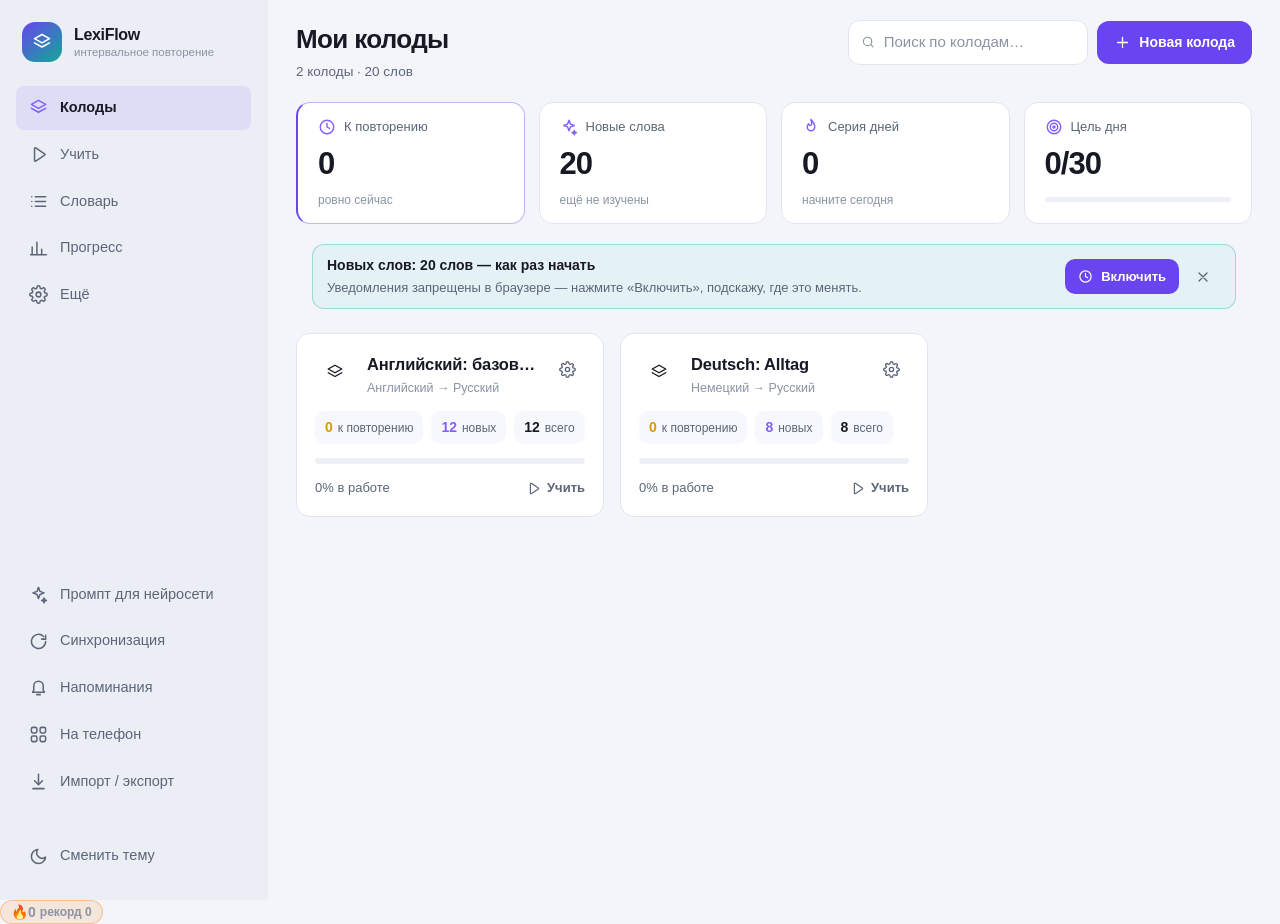
<file: index.html>
<!DOCTYPE html>
<html lang="ru" data-theme="dark">
<head>
<meta charset="utf-8">
<meta name="viewport" content="width=device-width, initial-scale=1, viewport-fit=cover">
<title>LexiFlow — тренажёр иностранных слов</title>

<meta name="description" content="LexiFlow — веб-приложение для изучения иностранных слов: колоды карточек, интервальное повторение, тренировки и тесты, статистика, работа офлайн.">
<meta name="theme-color" content="#0e1016">
<meta name="color-scheme" content="dark light">

<link rel="manifest" href="manifest.webmanifest">
<link rel="icon" href="icons/favicon.svg" type="image/svg+xml">
<link rel="icon" href="icons/icon-192.png" sizes="192x192" type="image/png">
<link rel="apple-touch-icon" href="icons/apple-touch-icon.png">

<meta name="apple-mobile-web-app-capable" content="yes">
<meta name="mobile-web-app-capable" content="yes">
<meta name="apple-mobile-web-app-status-bar-style" content="black-translucent">
<meta name="apple-mobile-web-app-title" content="LexiFlow">
<meta name="application-name" content="LexiFlow">
<meta name="format-detection" content="telephone=no">

<link rel="stylesheet" href="css/style.css">
</head>
<body>

<div id="app">
  <aside class="sidebar" id="sidebar" aria-label="Основная навигация"></aside>
  <main id="main">
    <div class="install-bar" id="install-bar"></div>
    <div id="view" role="main"></div>
  </main>
  <nav class="tabbar" id="tabbar" aria-label="Навигация"></nav>
</div>

<div id="toasts" aria-live="polite" aria-atomic="true"></div>
<div id="modal-root"></div>

<!-- Быстрые настройки: bottom sheet -->
<div id="quick-sheet-root"></div>

<!-- Бейдж стрика (шапка над контентом) -->
<div id="streak-badge-root"></div>

<noscript>
  <div style="padding:40px;text-align:center;font-family:sans-serif">
    Для работы LexiFlow нужен включённый JavaScript.
  </div>
</noscript>

<!-- Ядро -->
<script src="js/util.js"></script>
<script src="js/srs.js"></script>
<script src="js/store.js"></script>
<script src="js/speech.js"></script>
<script src="js/ttsnet.js"></script>
<script src="js/model-tts.js"></script>
<script src="js/qr.js"></script>
<script src="js/sync.js"></script>
<script src="js/notify.js"></script>
<script src="js/streak.js"></script>
<script src="js/quicksettings.js"></script>

<!-- Экраны -->
<script src="js/views/decks.js"></script>
<script src="js/views/browse.js"></script>
<script src="js/views/study.js"></script>
<script src="js/views/stats.js"></script>
<script src="js/views/tools.js"></script>
<script src="js/views/ai.js"></script>
<script src="js/views/sync.js"></script>
<script src="js/views/notify.js"></script>
<script src="js/views/phone.js"></script>

<!-- Приложение -->
<script src="js/app.js"></script>
</body>
</html>
</file>
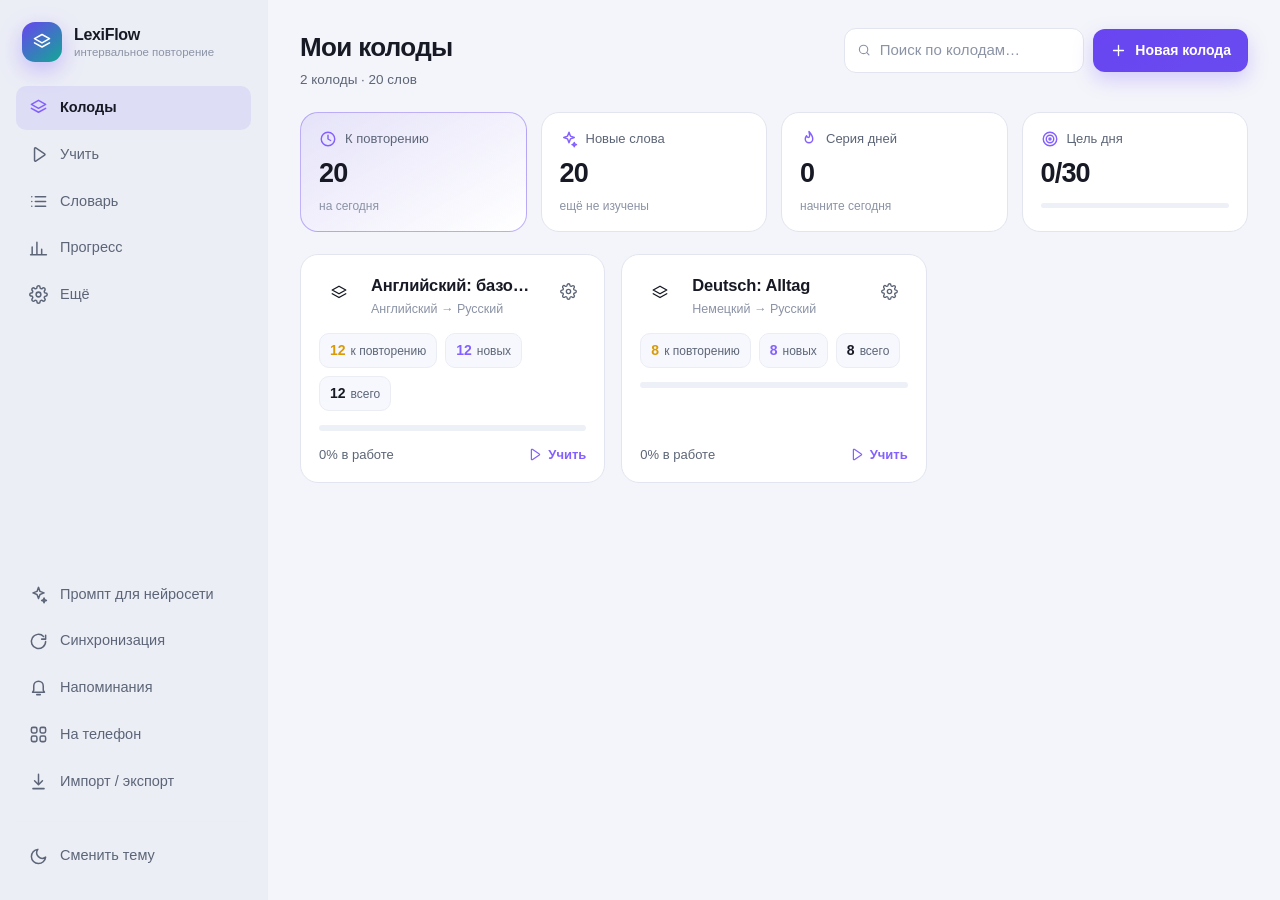
<file: lexiflow-deploy/index.html>
<!DOCTYPE html>
<html lang="ru" data-theme="dark">
<head>
<meta charset="utf-8">
<meta name="viewport" content="width=device-width, initial-scale=1, viewport-fit=cover">
<title>LexiFlow — тренажёр иностранных слов</title>

<meta name="description" content="LexiFlow — веб-приложение для изучения иностранных слов: колоды карточек, интервальное повторение, тренировки и тесты, статистика, работа офлайн.">
<meta name="theme-color" content="#0e1016">
<meta name="color-scheme" content="dark light">

<link rel="manifest" href="manifest.webmanifest">
<link rel="icon" href="icons/favicon.svg" type="image/svg+xml">
<link rel="icon" href="icons/icon-192.png" sizes="192x192" type="image/png">
<link rel="apple-touch-icon" href="icons/apple-touch-icon.png">

<meta name="apple-mobile-web-app-capable" content="yes">
<meta name="mobile-web-app-capable" content="yes">
<meta name="apple-mobile-web-app-status-bar-style" content="black-translucent">
<meta name="apple-mobile-web-app-title" content="LexiFlow">
<meta name="application-name" content="LexiFlow">
<meta name="format-detection" content="telephone=no">

<link rel="stylesheet" href="css/style.css">
</head>
<body>

<div id="app">
  <aside class="sidebar" id="sidebar" aria-label="Основная навигация"></aside>
  <main id="main">
    <div class="install-bar" id="install-bar"></div>
    <div id="view" role="main"></div>
  </main>
  <nav class="tabbar" id="tabbar" aria-label="Навигация"></nav>
</div>

<div id="toasts" aria-live="polite" aria-atomic="true"></div>
<div id="modal-root"></div>

<noscript>
  <div style="padding:40px;text-align:center;font-family:sans-serif">
    Для работы LexiFlow нужен включённый JavaScript.
  </div>
</noscript>

<!-- Ядро -->
<script src="js/util.js"></script>
<script src="js/srs.js"></script>
<script src="js/store.js"></script>
<script src="js/speech.js"></script>
<script src="js/ttsnet.js"></script>
<script src="js/qr.js"></script>
<script src="js/sync.js"></script>
<script src="js/notify.js"></script>

<!-- Экраны -->
<script src="js/views/decks.js"></script>
<script src="js/views/browse.js"></script>
<script src="js/views/study.js"></script>
<script src="js/views/stats.js"></script>
<script src="js/views/tools.js"></script>
<script src="js/views/ai.js"></script>
<script src="js/views/sync.js"></script>
<script src="js/views/notify.js"></script>
<script src="js/views/phone.js"></script>

<!-- Приложение -->
<script src="js/app.js"></script>
</body>
</html>
</file>
<file: css/style.css>
/* ============================================================
   LexiFlow — style.css
   Тёмная и светлая темы, адаптивная вёрстка (сайдбар → таббар).
   ============================================================ */

/* ---------- Токены ---------- */

:root {
  --bg: #0e1016;
  --bg-soft: #131722;
  --panel: #171b26;
  --panel-2: #1c2130;
  --panel-3: #222838;
  --border: #272e3d;
  --border-soft: #1f2532;
  --text: #e9edf6;
  --text-dim: #a3adc0;
  --text-mute: #6f7889;
  --accent: #7c5cff;
  --accent-2: #9b7bff;
  --accent-soft: rgba(124, 92, 255, .16);
  --teal: #2ec5b6;
  --amber: #f0b429;
  --danger: #ff5c72;
  --ok: #3ddc84;
  --shadow-lg: 0 16px 44px rgba(0, 0, 0, .32);
  --shadow: 0 6px 16px rgba(0, 0, 0, .24);
  --shadow-sm: 0 2px 8px rgba(0, 0, 0, .22);
  --sp-1: 4px; --sp-2: 8px; --sp-3: 14px; --sp-4: 20px;
  --radius: 14px;
  --radius-md: 12px;
  --radius-sm: 8px;
  --sidebar-w: 268px;
  --maxw: 1180px;
  --font: "Inter", -apple-system, BlinkMacSystemFont, "Segoe UI", Roboto, "Helvetica Neue", Arial, sans-serif;
  --mono: ui-monospace, SFMono-Regular, "SF Mono", Menlo, Consolas, monospace;
  color-scheme: dark;
}

[data-theme="light"] {
  --bg: #f4f5fa;
  --bg-soft: #eceef6;
  --panel: #ffffff;
  --panel-2: #f7f8fd;
  --panel-3: #eef0f8;
  --border: #e2e5ef;
  --border-soft: #ebedf5;
  --text: #171a24;
  --text-dim: #5c6577;
  --text-mute: #8b93a5;
  --accent: #6845f0;
  --accent-2: #8360ff;
  --accent-soft: rgba(104, 69, 240, .1);
  --teal: #12a894;
  --amber: #d99a08;
  --danger: #e8384f;
  --ok: #16a34a;
  --shadow-lg: 0 24px 60px rgba(28, 33, 56, .16);
  --shadow: 0 10px 28px rgba(28, 33, 56, .1);
  --shadow-sm: 0 2px 8px rgba(28, 33, 56, .07);
  color-scheme: light;
}

/* ---------- База ---------- */

* { box-sizing: border-box; }

html, body { height: 100%; }

body {
  margin: 0;
  font-family: var(--font);
  font-size: 15px;
  line-height: 1.5;
  color: var(--text);
  background: var(--bg);
  -webkit-font-smoothing: antialiased;
  -webkit-tap-highlight-color: transparent;
  overflow-x: hidden;
}

body.is-locked { overflow: hidden; }

h1, h2, h3, h4 { margin: 0; font-weight: 650; letter-spacing: -.01em; }
p { margin: 0; }
a { color: inherit; text-decoration: none; }
button { font: inherit; color: inherit; }
input, textarea, select { font: inherit; }
ul, ol { margin: 0; padding-left: 1.15em; }

.muted { color: var(--text-dim); }
.small { font-size: 13px; }
.hidden { display: none !important; }
.row-gap { display: flex; gap: 8px; flex-wrap: wrap; }
.warn-text { color: var(--amber); font-size: 13px; }
/* Ответ на «почему не приходят уведомления»: заметно, но не красным —
   это объяснение, а не поломка. */
.notice-line {
  display: block;
  margin-top: 4px;
  padding: 8px 10px;
  border-radius: 10px;
  border: 1px solid color-mix(in srgb, var(--teal) 30%, transparent);
  background: color-mix(in srgb, var(--teal) 7%, var(--panel-2));
  font-size: 12.5px;
  line-height: 1.5;
  color: var(--text-dim);
}
.mono { font-family: var(--mono); }

.dot {
  display: inline-block;
  width: 9px; height: 9px;
  border-radius: 50%;
  margin-right: 8px;
  flex: none;
}

.reduce-motion *, .reduce-motion *::before, .reduce-motion *::after {
  animation-duration: .001ms !important;
  transition-duration: .001ms !important;
}

/* ---------- Каркас ---------- */

#app {
  display: grid;
  grid-template-columns: var(--sidebar-w) minmax(0, 1fr);
  min-height: 100dvh;
}

#view { min-width: 0; }

.page {
  max-width: var(--maxw);
  margin: 0 auto;
  padding: var(--sp-4) 28px 56px;
  display: flex;
  flex-direction: column;
  gap: var(--sp-4);
}

.page--narrow { max-width: 880px; }

/* ---------- Бейдж стрика и быстрые настройки ---------- */

.streak-badge {
  display: inline-flex; align-items: center; gap: 6px;
  padding: 5px 12px;
  border-radius: 99px;
  background: var(--panel-2);
  color: var(--text-dim);
  font-size: 13px;
  white-space: nowrap;
}
.streak-badge b { color: var(--amber); font-size: 14px; }
.streak-badge.is-cold b { color: var(--text-mute); }
.streak-badge__best { color: var(--text-mute); font-size: 12px; }

.quick-sheet .modal__head { padding-bottom: 4px; }
.quick-sheet .setting-row__control { display: flex; justify-content: flex-end; }
.quick-sheet__num { width: 86px; text-align: center; }
.quick-sheet__links { display: flex; flex-direction: column; border-top: 1px solid var(--border-soft); }
.quick-sheet__links .menu-item { border-radius: var(--radius-sm); }

/* ---------- Сайдбар ---------- */

.sidebar {
  position: sticky;
  top: 0;
  height: 100dvh;
  display: flex;
  flex-direction: column;
  gap: 18px;
  padding: 22px 16px;
  background: var(--bg-soft);
  border-right: 1px solid var(--border-soft);
}

.brand { display: flex; align-items: center; gap: 12px; padding: 0 6px 6px; }

.brand__logo {
  width: 40px; height: 40px;
  display: grid; place-items: center;
  border-radius: 13px;
  background: linear-gradient(140deg, var(--accent), var(--teal));
  color: #fff;
  box-shadow: none;
}

.brand__text { display: flex; flex-direction: column; line-height: 1.25; }
.brand__text b { font-size: 16px; letter-spacing: -.02em; }
.brand__text span { font-size: 11.5px; color: var(--text-mute); }

.nav { display: flex; flex-direction: column; gap: 3px; }

.nav__item {
  display: flex; align-items: center; gap: 12px;
  padding: 11px 13px;
  border-radius: var(--radius-sm);
  color: var(--text-dim);
  font-size: 14.5px;
  font-weight: 500;
  cursor: pointer;
  border: none;
  background: none;
  width: 100%;
  text-align: left;
  transition: background .16s ease, color .16s ease;
}

.nav__item:hover { background: var(--panel-3); color: var(--text); }

.nav__item.is-active {
  background: var(--accent-soft);
  color: var(--text);
  font-weight: 600;
}

.nav__item.is-active svg { color: var(--accent-2); }

.nav--secondary { margin-top: auto; }
.sidebar__foot { border-top: 1px solid var(--border-soft); padding-top: 12px; }

/* ---------- Таббар (мобильные) ---------- */

.tabbar {
  display: none;
  position: fixed;
  left: 0; right: 0; bottom: 0;
  z-index: 60;
  padding: 8px 6px calc(8px + env(safe-area-inset-bottom));
  background: color-mix(in srgb, var(--bg-soft) 92%, transparent);
  backdrop-filter: blur(14px);
  border-top: 1px solid var(--border-soft);
}

.tab {
  flex: 1;
  display: flex; flex-direction: column; align-items: center; gap: 3px;
  padding: 6px 2px;
  color: var(--text-mute);
  font-size: 10.5px;
  font-weight: 500;
  border-radius: 12px;
}

.tab.is-active { color: var(--accent-2); }
.tab svg { width: 21px; height: 21px; }

/* ---------- Кнопки ---------- */

.btn {
  display: inline-flex; align-items: center; justify-content: center; gap: 8px;
  padding: 10px 16px;
  border-radius: 12px;
  border: 1px solid transparent;
  background: var(--panel-3);
  color: var(--text);
  font-size: 14px;
  font-weight: 550;
  cursor: pointer;
  white-space: nowrap;
  transition: transform .12s ease, background .16s ease, border-color .16s ease, opacity .16s ease;
}

.btn:active { transform: scale(.975); }
.btn--primary { background: var(--accent); color: #fff; box-shadow: none; }
.btn--primary:hover { filter: brightness(1.06); }
.btn--ghost { background: transparent; border-color: var(--border); color: var(--text-dim); }
.btn--ghost:hover { background: var(--panel-3); color: var(--text); }
.btn--danger { background: color-mix(in srgb, var(--danger) 16%, transparent); color: var(--danger); border-color: color-mix(in srgb, var(--danger) 34%, transparent); }
.btn--danger:hover { background: color-mix(in srgb, var(--danger) 24%, transparent); }
.btn--sm { padding: 7px 12px; font-size: 13px; border-radius: 10px; }
.btn--lg { padding: 14px 22px; font-size: 15.5px; border-radius: 14px; }
.btn--wide { width: 100%; }
.btn:disabled { opacity: .45; cursor: not-allowed; }

.icon-btn {
  display: inline-grid; place-items: center;
  width: 36px; height: 36px;
  border-radius: 11px;
  border: 1px solid transparent;
  background: transparent;
  color: var(--text-dim);
  cursor: pointer;
  flex: none;
  transition: background .16s ease, color .16s ease;
}

.icon-btn:hover { background: var(--panel-3); color: var(--text); }
.icon-btn--danger:hover { color: var(--danger); background: color-mix(in srgb, var(--danger) 14%, transparent); }
.icon-btn--round { border-radius: 50%; background: var(--panel-3); width: 34px; height: 34px; }
.icon-btn--sm { width: 28px; height: 28px; border-radius: 9px; }
.icon-btn.is-playing { color: var(--teal); animation: pulse 1s ease infinite; }
.icon-btn:disabled { opacity: .35; cursor: default; }

@keyframes pulse { 50% { transform: scale(1.12); } }

/* ---------- Заголовки страниц ---------- */

.page-head {
  display: flex; align-items: flex-start; justify-content: space-between;
  gap: 18px; flex-wrap: wrap;
}

.page-head__main { display: flex; align-items: flex-start; gap: 10px; }
.page-head__actions { display: flex; gap: 9px; flex-wrap: wrap; align-items: center; }

.page-title {
  font-size: 26px; letter-spacing: -.025em;
  display: flex; align-items: center; gap: 4px;
}

.page-sub { color: var(--text-dim); font-size: 13.5px; margin-top: 3px; }

.search-wrap {
  display: flex; align-items: center; gap: 8px;
  padding: 0 12px;
  background: var(--panel);
  border: 1px solid var(--border);
  border-radius: 12px;
  color: var(--text-mute);
  min-width: 210px;
}

.search-wrap--sm { min-width: 170px; padding: 0 10px; }
.search-wrap--grow { flex: 1; min-width: 200px; }
.search-wrap:focus-within { border-color: var(--accent); box-shadow: 0 0 0 3px var(--accent-soft); }

.input--search { border: none !important; background: none !important; padding: 10px 0 !important; box-shadow: none !important; width: 100%; }

/* ---------- Обзорные карточки ---------- */

.overview { display: grid; grid-template-columns: repeat(4, minmax(0, 1fr)); gap: 14px; }

.ov-card {
  background: var(--panel);
  border: 1px solid var(--border);
  border-radius: var(--radius);
  padding: var(--sp-3) var(--sp-4);
  display: flex; flex-direction: column; gap: 4px;
  position: relative;
  overflow: hidden;
}

.ov-card--accent { border-color: color-mix(in srgb, var(--accent) 40%, transparent); background: var(--panel); border-left: 2px solid var(--accent); }

.ov-card__top { display: flex; align-items: center; gap: 8px; color: var(--text-dim); font-size: 13px; }
.ov-card__top svg { color: var(--accent-2); }
.ov-card__value { font-size: 31px; letter-spacing: -.03em; }
.ov-card__hint { font-size: 12px; color: var(--text-mute); }

/* ---------- Колоды ---------- */

.deck-grid { display: grid; grid-template-columns: repeat(auto-fill, minmax(300px, 1fr)); gap: 16px; }

.deck-tile {
  position: relative;
  background: var(--panel);
  border: 1px solid var(--border);
  border-radius: var(--radius);
  padding: 18px;
  display: flex; flex-direction: column; gap: 14px;
  cursor: pointer;
  overflow: hidden;
  transition: transform .16s ease, border-color .16s ease, box-shadow .16s ease;
}

.deck-tile:hover { border-color: color-mix(in srgb, var(--deck-color) 55%, transparent); }

.deck-tile__glow {
  position: absolute; inset: -40% 55% 55% -20%;
  background: radial-gradient(circle at 30% 30%, var(--deck-color), transparent 68%);
  opacity: 0; filter: blur(24px); pointer-events: none;
}

.deck-tile__head { display: flex; align-items: flex-start; gap: 12px; position: relative; }

.deck-tile__badge {
  width: 40px; height: 40px; flex: none;
  display: grid; place-items: center;
  border-radius: 12px;
  background: color-mix(in srgb, var(--deck-color) 22%, transparent);
  color: var(--deck-color);
}

.deck-tile__meta { flex: 1; min-width: 0; }
.deck-tile__name { font-size: 16.5px; overflow: hidden; text-overflow: ellipsis; white-space: nowrap; }
.deck-tile__langs { font-size: 12.5px; color: var(--text-mute); margin-top: 2px; }
.deck-tile__counts { display: flex; gap: 8px; flex-wrap: wrap; }

.count-pill {
  display: flex; align-items: baseline; gap: 5px;
  padding: 6px 10px;
  border-radius: 10px;
  background: var(--panel-2);
  font-size: 12px; color: var(--text-dim);
}

.count-pill b { font-size: 14px; color: var(--text); }
.count-pill--due b { color: var(--amber); }
.count-pill--new b { color: var(--accent-2); }

.deck-tile__foot { display: flex; align-items: center; justify-content: space-between; margin-top: auto; }
.deck-tile__cta { display: inline-flex; align-items: center; gap: 6px; font-size: 13px; font-weight: 600; color: var(--accent-2); }
.deck-tile__cta--ghost { color: var(--text-dim); }

.progress { height: 6px; border-radius: 99px; background: var(--panel-3); overflow: hidden; }
.progress--sm { height: 5px; margin-top: 6px; }
.progress__bar { height: 100%; border-radius: 99px; background: linear-gradient(90deg, var(--accent), var(--teal)); transition: width .4s ease; }

/* ---------- Панели ---------- */

.panel {
  background: var(--panel);
  border: 1px solid var(--border);
  border-radius: var(--radius);
  overflow: hidden;
}

.panel--wide { padding-bottom: 4px; }

.panel__head {
  display: flex; align-items: center; justify-content: space-between;
  gap: 14px; flex-wrap: wrap;
  padding: 16px 18px;
  border-bottom: 1px solid var(--border-soft);
}

.panel__title { font-size: 15.5px; font-weight: 650; display: flex; align-items: center; gap: 8px; }
.panel__title svg { color: var(--accent-2); }
.panel__tools { display: flex; align-items: center; gap: 9px; flex-wrap: wrap; }
.panel__body { padding: 6px 18px 18px; display: flex; flex-direction: column; gap: 4px; }
.panel__section { padding: 14px 18px; display: flex; flex-direction: column; gap: 10px; border-top: 1px solid var(--border-soft); }
.panel__section--row { flex-direction: row; flex-wrap: wrap; gap: 18px; align-items: center; }
.panel__foot { padding: 16px 18px; display: flex; gap: 10px; flex-wrap: wrap; border-top: 1px solid var(--border-soft); }

/* ---------- Синхронизация: приглашение, QR, сканер ---------- */

/* Ручной режим — второстепенная ветка: свёрнут по умолчанию, тихий вид. */
.sync-manual > summary { cursor: pointer; padding: 2px 0; }
.sync-manual > summary:hover { color: var(--text); }
.sync-manual[open] > summary { margin-bottom: 10px; color: var(--text); }

/* QR-код приглашения: белое поле нужно коду на любой теме. */
.invite-qr {
  display: flex; flex-direction: column; align-items: flex-start; gap: 8px;
  padding: 12px; margin: 4px 0; border-radius: var(--radius-md, 14px);
  background: var(--panel-2, rgba(255, 255, 255, .03)); border: 1px solid var(--border-soft);
}
.invite-qr svg { width: 200px; height: 200px; max-width: 100%; background: #fff; border-radius: 8px; padding: 6px; }

/* Сканер: камера в модальном окне. */
.scan { display: flex; flex-direction: column; gap: 12px; align-items: center; }
.scan-video {
  width: 100%; max-width: 320px; aspect-ratio: 1 / 1; object-fit: cover;
  border-radius: var(--radius-md, 14px); background: #000; border: 1px solid var(--border-soft);
}

/* ---------- Панель действий в колоде ---------- */

.action-bar { display: grid; grid-template-columns: repeat(4, minmax(0, 1fr)); gap: 12px; }

.action-card {
  display: flex; align-items: center; gap: 12px;
  padding: 14px 16px;
  background: var(--panel);
  border: 1px solid var(--border);
  border-radius: var(--radius-md);
  cursor: pointer;
  text-align: left;
  color: var(--text-dim);
  transition: border-color .16s ease, transform .16s ease, background .16s ease;
}

.action-card:hover { border-color: color-mix(in srgb, var(--accent) 45%, transparent); transform: translateY(-2px); background: var(--panel-2); }
.action-card__icon { width: 38px; height: 38px; flex: none; display: grid; place-items: center; border-radius: 11px; background: var(--accent-soft); color: var(--accent-2); }
.action-card__body { display: flex; flex-direction: column; flex: 1; min-width: 0; }
.action-card__body b { color: var(--text); font-size: 14.5px; }
.action-card__body small { color: var(--text-mute); font-size: 12px; }
.action-card > svg { color: var(--text-mute); flex: none; }

.stat-row { display: flex; gap: 10px; flex-wrap: wrap; }

.stat-chip {
  display: flex; align-items: baseline; gap: 6px;
  padding: 8px 13px;
  border-radius: 12px;
  background: var(--panel);
  border: 1px solid var(--border);
  font-size: 12.5px; color: var(--text-dim);
}

.stat-chip b { font-size: 16px; color: var(--text); }
.stat-chip--due b { color: var(--amber); }
.stat-chip--new b { color: var(--accent-2); }
.stat-chip--learning b { color: var(--amber); }
.stat-chip--review b { color: var(--teal); }

/* ---------- Чипы ---------- */

.chips { display: flex; gap: 8px; flex-wrap: wrap; }

.chip {
  padding: 7px 13px;
  border-radius: 99px;
  border: 1px solid var(--border);
  background: var(--panel-2);
  color: var(--text-dim);
  font-size: 13px;
  cursor: pointer;
  transition: all .16s ease;
}

.chip:hover { color: var(--text); border-color: var(--text-mute); }
.chip.is-active { background: var(--accent-soft); border-color: color-mix(in srgb, var(--accent) 50%, transparent); color: var(--text); font-weight: 550; }

/* ---------- Список слов ---------- */

.word-list { display: flex; flex-direction: column; }

.word-row {
  display: flex; align-items: center; gap: 14px;
  padding: 13px 18px;
  border-top: 1px solid var(--border-soft);
  transition: background .14s ease;
}

.word-row:hover { background: var(--panel-2); }
.word-row__main { flex: 1; min-width: 0; }
.word-row__top { display: flex; align-items: center; gap: 9px; flex-wrap: wrap; }
.word-row__word { font-size: 15.5px; font-weight: 600; }
.word-row__ipa { font-family: var(--mono); font-size: 12.5px; color: var(--text-mute); }
.word-row__trans { color: var(--text-dim); font-size: 14px; margin-top: 2px; }
.word-row__example { color: var(--text-mute); font-size: 12.5px; font-style: italic; margin-top: 3px; }
.word-row__example-trans { font-style: normal; opacity: .85; }
.word-row__example-more { font-style: normal; font-size: 11px; opacity: .7; white-space: nowrap; }
.word-row__side { display: flex; flex-direction: column; align-items: flex-end; gap: 4px; flex: none; }
.word-row__due { font-size: 11.5px; color: var(--text-mute); }
.word-row__actions { display: flex; gap: 2px; flex: none; }

.tag {
  display: inline-flex; align-items: center;
  padding: 3px 9px;
  border-radius: 8px;
  font-size: 11.5px;
  font-weight: 550;
  background: var(--panel-3);
  color: var(--text-dim);
}

.tag--new { background: var(--accent-soft); color: var(--accent-2); }
.tag--learning { background: color-mix(in srgb, var(--amber) 18%, transparent); color: var(--amber); }
.tag--review { background: color-mix(in srgb, var(--teal) 18%, transparent); color: var(--teal); }
.tag--warn { background: color-mix(in srgb, var(--danger) 16%, transparent); color: var(--danger); }
.tag--muted { background: var(--panel-3); color: var(--text-mute); }

/* ---------- Пустое состояние ---------- */

.empty {
  display: flex; flex-direction: column; align-items: center; gap: 10px;
  padding: 52px 24px;
  text-align: center;
}

.empty__icon {
  width: 64px; height: 64px;
  display: grid; place-items: center;
  border-radius: 20px;
  background: var(--accent-soft);
  color: var(--accent-2);
}

.empty__title { font-size: 17px; }
.empty__text { color: var(--text-dim); font-size: 14px; max-width: 420px; }
.empty > .btn, .empty > .row-gap { margin-top: 8px; }

/* ---------- Формы ---------- */

.form { display: flex; flex-direction: column; gap: 14px; }
.form--grid { display: grid; grid-template-columns: repeat(auto-fit, minmax(220px, 1fr)); gap: 14px; }
.form--grid > .muted { grid-column: 1 / -1; }
.form__row { display: grid; grid-template-columns: repeat(auto-fit, minmax(180px, 1fr)); gap: 14px; }
.form__block { display: flex; flex-direction: column; gap: 8px; }

.field { display: flex; flex-direction: column; gap: 6px; }
.field__label { font-size: 12.5px; font-weight: 550; color: var(--text-dim); }
.field__hint { font-size: 11.5px; color: var(--text-mute); }

.input {
  width: 100%;
  padding: 11px 13px;
  border-radius: 12px;
  border: 1px solid var(--border);
  background: var(--panel-2);
  color: var(--text);
  outline: none;
  transition: border-color .16s ease, box-shadow .16s ease;
}

.input::placeholder { color: var(--text-mute); }
.input:focus { border-color: var(--accent); box-shadow: 0 0 0 3px var(--accent-soft); }
.input--lg { font-size: 16.5px; padding: 13px 15px; font-weight: 550; }
.input--area { resize: vertical; min-height: 66px; line-height: 1.5; }
.input--mono { font-family: var(--mono); font-size: 13px; }
.input--num { width: 110px; text-align: center; }
.input--sm { padding: 8px 10px; font-size: 13px; width: auto; }
select.input { cursor: pointer; }

.inline-row { display: flex; align-items: center; gap: 10px; flex-wrap: wrap; }
.range-row { display: flex; align-items: center; gap: 10px; }
.range-row input[type="range"] { width: 150px; accent-color: var(--accent); }
.range-row__value { min-width: 42px; text-align: right; font-variant-numeric: tabular-nums; }

/* ---------- Субтитры озвучки ---------- */
/* Слово, которое синтезатор произносит прямо сейчас, подсвечивается —
   так текст на экране не расходится со звуком. */
.tts-word {
  border-radius: 5px;
  padding: 0 2px;
  margin: 0 -2px;
  transition: background-color .08s linear, color .08s linear, box-shadow .08s linear;
}
/* Подсветка идёт через box-shadow, а не через padding: строка не «прыгает». */
.tts-word.is-spoken {
  background: var(--accent);
  color: #fff;
  box-shadow: 0 0 0 2px var(--accent);
}

.voice-rows { display: grid; gap: 4px; }
.voice-rows .setting-row { padding: 8px 0; }

/* --- Качество голоса: вердикт вместо непонятного названия --- */
.quality-badge {
  display: inline-block;
  padding: 2px 8px;
  border-radius: 99px;
  font-size: 11px;
  font-weight: 700;
  letter-spacing: .01em;
  white-space: nowrap;
}
.quality-badge--neural { background: color-mix(in srgb, var(--teal) 22%, transparent); color: var(--teal); }
.quality-badge--normal { background: var(--panel-2); color: var(--text-dim); }
.quality-badge--poor { background: color-mix(in srgb, var(--danger) 20%, transparent); color: var(--danger); }
.quality-badge--none { background: color-mix(in srgb, var(--danger) 20%, transparent); color: var(--danger); }

.voice-diag {
  display: grid;
  gap: 6px;
  padding: 12px 14px;
  border-radius: 12px;
  border: 1px solid var(--border);
  background: var(--panel-2);
  margin-bottom: 8px;
}
.voice-diag--neural { border-color: color-mix(in srgb, var(--teal) 40%, transparent); }
.voice-diag--poor,
.voice-diag--none { border-color: color-mix(in srgb, var(--danger) 40%, transparent); }
.voice-diag__head { display: flex; align-items: center; gap: 8px; flex-wrap: wrap; }
.voice-diag__head svg { color: var(--text-dim); flex: none; }
.voice-diag--neural .voice-diag__head svg { color: var(--teal); }
.voice-diag--poor .voice-diag__head svg,
.voice-diag--none .voice-diag__head svg { color: var(--danger); }
.voice-diag__fix { margin: 0; font-size: 13px; line-height: 1.5; color: var(--text-dim); }

/* Предупреждение об озвучке в начале тренировки: голосов нет или они
   механические. Не модальное — оно не должно мешать отвечать. */
.tts-notice {
  display: flex;
  align-items: flex-start;
  gap: 12px;
  padding: 12px 14px;
  border-radius: 12px;
  border: 1px solid color-mix(in srgb, var(--danger) 40%, transparent);
  background: color-mix(in srgb, var(--danger) 10%, var(--panel-2));
  margin: 0 16px 4px;
}
.tts-notice--soft {
  border-color: color-mix(in srgb, var(--amber) 40%, transparent);
  background: var(--panel-2);
}
.tts-notice__text { display: grid; gap: 4px; flex: 1; min-width: 0; }
.tts-notice__text b { font-size: 14px; }
.tts-notice__text span { line-height: 1.5; color: var(--text-dim); }
.tts-notice__actions { display: flex; align-items: center; gap: 6px; flex: none; }
/* Кнопка скачивания сетевой озвучки: в строку действий она не помещается,
   поэтому занимает всю ширину под текстом предупреждения. */
.tts-notice { flex-wrap: wrap; }
.tts-notice__download { flex-basis: 100%; display: grid; gap: 8px; }
.tts-notice__progress { display: grid; gap: 6px; }

/* Подсказка «включите напоминания» на экране колод: долг есть, а функция
   выключена — без этой строки про неё просто не узнать. Не модальная:
   колоды листаются как обычно, скрывается до завтра. */
.nudge {
  display: flex;
  align-items: center;
  gap: 12px;
  padding: 10px 14px;
  border-radius: 12px;
  border: 1px solid color-mix(in srgb, var(--teal) 35%, transparent);
  background: color-mix(in srgb, var(--teal) 8%, var(--panel-2));
  margin: 0 16px 4px;
}
.nudge__text { display: grid; gap: 2px; flex: 1; min-width: 0; }
.nudge__text b { font-size: 14px; }
.nudge__text span { line-height: 1.5; color: var(--text-dim); }
.nudge__actions { display: flex; align-items: center; gap: 6px; flex: none; }
/* Строка о дневном лимите повторений на стартовом экране тренировки:
   стоит внутри .page, поэтому внешние отступы не нужны, а цвет — жёлтый
   (это ограничение, а не приглашение). */
.nudge--limit {
  margin: 0;
  align-items: flex-start;
  border-color: color-mix(in srgb, var(--amber) 40%, transparent);
  background: color-mix(in srgb, var(--amber) 8%, var(--panel-2));
}

/* Панель «Качественная озвучка из интернета» в настройках */
.tts-net__warn {
  display: grid; gap: 4px;
  padding: 10px 12px;
  border-radius: 10px;
  border: 1px solid color-mix(in srgb, var(--amber) 40%, transparent);
  background: color-mix(in srgb, var(--amber) 8%, var(--panel-2));
  font-size: 12.5px; line-height: 1.5; color: var(--text-dim);
}
.tts-net__progress { display: grid; gap: 6px; }
.tts-net__status { display: flex; align-items: center; gap: 10px; flex-wrap: wrap; }
@media (max-width: 640px) {
  .tts-notice { flex-direction: column; align-items: stretch; margin: 0 10px 4px; }
  .tts-notice__actions { justify-content: space-between; }
}

.color-row { display: flex; gap: 8px; flex-wrap: wrap; }
.color-dot { width: 30px; height: 30px; border-radius: 50%; border: 2px solid transparent; cursor: pointer; transition: transform .14s ease; }
.color-dot:hover { transform: scale(1.12); }
.color-dot.is-active { border-color: var(--text); box-shadow: 0 0 0 3px var(--accent-soft); }

.examples { display: flex; flex-direction: column; gap: 9px; }
.example-row { display: flex; align-items: flex-start; gap: 8px; }
.example-row__fields { flex: 1; display: flex; flex-direction: column; gap: 7px; }

.switch { position: relative; display: inline-flex; width: 46px; height: 27px; flex: none; }
.switch input { position: absolute; opacity: 0; width: 100%; height: 100%; margin: 0; cursor: pointer; }
.switch__track { position: absolute; inset: 0; border-radius: 99px; background: var(--panel-3); border: 1px solid var(--border); transition: background .18s ease; pointer-events: none; }
.switch__track::after { content: ''; position: absolute; top: 2px; left: 2px; width: 21px; height: 21px; border-radius: 50%; background: var(--text-mute); transition: transform .18s ease, background .18s ease; }
.switch input:checked + .switch__track { background: var(--accent); border-color: var(--accent); }
.switch input:checked + .switch__track::after { transform: translateX(19px); background: #fff; }

.switch-row { display: flex; align-items: center; gap: 10px; font-size: 13.5px; color: var(--text-dim); cursor: pointer; }
.switch-row--num { gap: 12px; }

.segmented { display: inline-flex; padding: 3px; border-radius: 12px; background: var(--panel-3); border: 1px solid var(--border); }
.segmented__item { padding: 7px 13px; border: none; background: none; border-radius: 9px; font-size: 13px; color: var(--text-dim); cursor: pointer; }
.segmented__item.is-active { background: var(--panel); color: var(--text); font-weight: 600; box-shadow: var(--shadow-sm); }

.check-option { display: flex; align-items: center; gap: 9px; font-size: 13.5px; color: var(--text-dim); cursor: pointer; }
.check-option input { width: 17px; height: 17px; accent-color: var(--accent); }

.check { position: relative; display: inline-flex; flex: none; cursor: pointer; }
.check input { position: absolute; opacity: 0; width: 22px; height: 22px; margin: 0; cursor: pointer; }
.check__box {
  width: 21px; height: 21px;
  display: grid; place-items: center;
  border-radius: 7px;
  border: 1.5px solid var(--border);
  background: var(--panel-2);
  color: transparent;
  transition: all .15s ease;
}
.check input:checked + .check__box { background: var(--accent); border-color: var(--accent); color: #fff; }

/* ---------- Модальные окна ---------- */

.overlay {
  position: fixed; inset: 0; z-index: 200;
  display: flex; align-items: center; justify-content: center;
  padding: 20px;
  background: rgba(6, 8, 14, .62);
  backdrop-filter: blur(6px);
  opacity: 0;
  transition: opacity .18s ease;
}

.overlay.is-in { opacity: 1; }

.modal {
  width: 100%;
  max-width: 560px;
  max-height: min(88dvh, 900px);
  display: flex; flex-direction: column;
  background: var(--panel);
  border: 1px solid var(--border);
  border-radius: 20px;
  box-shadow: var(--shadow-lg);
  transform: translateY(10px) scale(.99);
  transition: transform .2s ease;
  overflow: hidden;
}

.overlay.is-in .modal { transform: none; }

.modal__head {
  display: flex; align-items: center; justify-content: space-between;
  gap: 12px; padding: 16px 18px;
  border-bottom: 1px solid var(--border-soft);
}

.modal__title { font-size: 17px; }
.modal__body { padding: 18px; overflow-y: auto; }
.modal__foot { display: flex; gap: 10px; justify-content: flex-end; padding: 14px 18px; border-top: 1px solid var(--border-soft); flex-wrap: wrap; }
.modal__text { color: var(--text-dim); }

.menu-list { display: flex; flex-direction: column; gap: 2px; }

.menu-item {
  display: flex; align-items: center; gap: 12px;
  padding: 12px 13px;
  border-radius: 12px;
  border: none; background: none;
  color: var(--text-dim);
  font-size: 14.5px;
  text-align: left;
  cursor: pointer;
  width: 100%;
}

.menu-item:hover { background: var(--panel-2); color: var(--text); }
.menu-item--danger { color: var(--danger); }
.menu-item--danger:hover { background: color-mix(in srgb, var(--danger) 12%, transparent); }

/* ---------- Тосты ---------- */

#toasts {
  position: fixed;
  left: 50%; top: calc(14px + env(safe-area-inset-top));
  transform: translateX(-50%);
  z-index: 400;
  display: flex; flex-direction: column; gap: 8px; align-items: center;
  pointer-events: none;
  width: min(92vw, 460px);
}

.toast {
  display: flex; align-items: center; gap: 10px;
  padding: 11px 16px;
  border-radius: 13px;
  background: var(--panel-3);
  border: 1px solid var(--border);
  box-shadow: var(--shadow);
  font-size: 14px;
  opacity: 0;
  transform: translateY(-12px);
  transition: opacity .22s ease, transform .22s ease;
  max-width: 100%;
}

.toast.is-in { opacity: 1; transform: none; }
.toast--ok svg { color: var(--ok); }
.toast--err svg { color: var(--danger); }
.toast--warn svg { color: var(--amber); }
.toast--info svg { color: var(--accent-2); }

/* ---------- Баннер установки ---------- */

.install-bar {
  display: none;
  align-items: center; gap: 12px;
  margin: 0 auto 8px;
  max-width: var(--maxw);
  padding: 12px 16px;
  border-radius: var(--radius-md);
  background: linear-gradient(120deg, var(--accent-soft), var(--panel));
  border: 1px solid color-mix(in srgb, var(--accent) 35%, transparent);
}

.install-bar.is-visible { display: flex; }
.install-bar__icon { width: 36px; height: 36px; flex: none; display: grid; place-items: center; border-radius: 11px; background: var(--accent); color: #fff; }
.install-bar__text { display: flex; flex-direction: column; flex: 1; min-width: 0; }

/* ============================================================
   Тренировка
   ============================================================ */

.study {
  max-width: 780px;
  margin: 0 auto;
  padding: 18px 20px 40px;
  min-height: 100dvh;
  display: flex; flex-direction: column; gap: 18px;
}

.study__bar { display: flex; align-items: center; gap: 14px; }
.study__meter { flex: 1; min-width: 0; }
.study__meter-top { display: flex; align-items: center; justify-content: space-between; gap: 10px; margin-bottom: 6px; }
.study__meter-label { font-size: 13px; color: var(--text-dim); }
.study__meter-right { font-size: 12px; color: var(--text-mute); }
.study__actions { display: flex; gap: 4px; }

.study__stage { flex: 1; display: flex; flex-direction: column; justify-content: center; gap: 16px; }
.study__footer { display: flex; flex-direction: column; gap: 10px; }

.qcard {
  background: var(--panel);
  border: 1px solid var(--border);
  border-radius: 16px;
  padding: 22px;
  display: flex; flex-direction: column; gap: 18px;
  animation: cardIn .28s ease;
}

@keyframes cardIn { from { opacity: 0; transform: translateY(10px); } }

.qcard__prompt { display: flex; flex-direction: column; gap: 10px; align-items: center; text-align: center; }
.qcard__label { font-size: 12px; text-transform: uppercase; letter-spacing: .08em; color: var(--text-mute); }
.qcard__word { display: flex; align-items: center; gap: 10px; justify-content: center; flex-wrap: wrap; }
.qcard__word-text { font-size: clamp(26px, 6vw, 40px); font-weight: 680; letter-spacing: -.03em; line-height: 1.15; }
.qcard__ipa { font-family: var(--mono); font-size: 15px; color: var(--text-mute); }

.qcard__answer {
  border-top: 1px dashed var(--border);
  padding-top: 18px;
  display: flex; flex-direction: column; gap: 12px;
  animation: cardIn .24s ease;
}

.qcard__answer-main { display: flex; align-items: center; gap: 10px; justify-content: center; flex-wrap: wrap; }
.qcard__answer-text { font-size: clamp(20px, 4.6vw, 28px); font-weight: 620; color: var(--teal); text-align: center; }
.qcard__examples { list-style: none; padding: 0; margin: 0; display: flex; flex-direction: column; gap: 8px; }
.qcard__examples li { display: flex; align-items: center; gap: 8px; flex-wrap: wrap; padding: 10px 13px; border-radius: 12px; background: var(--panel-2); font-size: 14px; }
.qcard__example-text { color: var(--text); }
.qcard__example-trans { color: var(--text-mute); font-size: 13px; }
.qcard__notes { font-size: 13.5px; color: var(--text-dim); background: var(--panel-2); padding: 10px 13px; border-radius: 12px; }
.qcard__tags { display: flex; gap: 6px; flex-wrap: wrap; }

/* Рейтинг */

.rating-row { display: grid; grid-template-columns: repeat(4, minmax(0, 1fr)); gap: 9px; }

.rate {
  display: flex; flex-direction: column; align-items: center; gap: 3px;
  padding: 12px 6px;
  border-radius: 14px;
  border: 1px solid var(--border);
  background: var(--panel);
  cursor: pointer;
  transition: transform .12s ease, border-color .16s ease, background .16s ease;
}

.rate:active { transform: scale(.97); }
.rate__label { font-size: 14px; font-weight: 600; }
.rate__interval { font-size: 11.5px; color: var(--text-mute); }
.rate__key { font-size: 10px; color: var(--text-mute); border: 1px solid var(--border); border-radius: 5px; padding: 0 4px; margin-top: 2px; }

.rate--1 { color: var(--danger); }
.rate--2 { color: var(--amber); }
.rate--3 { color: var(--teal); }
.rate--4 { color: var(--accent-2); }
.rate--1:hover { background: color-mix(in srgb, var(--danger) 12%, transparent); border-color: var(--danger); }
.rate--2:hover { background: color-mix(in srgb, var(--amber) 12%, transparent); border-color: var(--amber); }
.rate--3:hover { background: color-mix(in srgb, var(--teal) 12%, transparent); border-color: var(--teal); }
.rate--4:hover { background: color-mix(in srgb, var(--accent) 14%, transparent); border-color: var(--accent); }
.rate.is-suggested { border-color: currentColor; box-shadow: 0 0 0 3px var(--accent-soft); }

.kbd-hint { font-size: 11px; color: var(--text-mute); border: 1px solid var(--border); border-radius: 6px; padding: 1px 6px; margin-left: 4px; }

/* Варианты ответа */

.choices { display: grid; gap: 10px; }

.choice {
  display: flex; align-items: center; gap: 12px;
  padding: 15px 17px;
  border-radius: 15px;
  border: 1px solid var(--border);
  background: var(--panel-2);
  cursor: pointer;
  text-align: left;
  font-size: 15.5px;
  transition: border-color .14s ease, background .14s ease, transform .12s ease;
}

.choice:hover:not(.is-locked) { border-color: var(--accent); background: var(--panel-3); }
.choice:active:not(.is-locked) { transform: scale(.99); }
.choice__key { width: 24px; height: 24px; flex: none; display: grid; place-items: center; border-radius: 8px; background: var(--panel-3); font-size: 12px; color: var(--text-mute); }
.choice__text { flex: 1; }
.choice.is-correct { border-color: var(--ok); background: color-mix(in srgb, var(--ok) 14%, transparent); }
.choice.is-correct .choice__key { background: var(--ok); color: #04140b; }
.choice.is-wrong { border-color: var(--danger); background: color-mix(in srgb, var(--danger) 13%, transparent); }
.choice.is-wrong .choice__key { background: var(--danger); color: #fff; }
.choice.is-locked { cursor: default; opacity: .92; }

/* Ввод перевода */

.typing { display: flex; flex-direction: column; gap: 12px; }
.input--answer { font-size: 18px; padding: 15px 17px; text-align: center; }
.input--answer.is-ok { border-color: var(--ok); box-shadow: 0 0 0 3px color-mix(in srgb, var(--ok) 20%, transparent); }
.input--answer.is-near { border-color: var(--amber); box-shadow: 0 0 0 3px color-mix(in srgb, var(--amber) 20%, transparent); }
.input--answer.is-bad { border-color: var(--danger); box-shadow: 0 0 0 3px color-mix(in srgb, var(--danger) 20%, transparent); }

.typing__result { display: flex; flex-direction: column; gap: 6px; align-items: center; }
.typing__verdict { display: flex; align-items: center; gap: 7px; font-size: 14px; font-weight: 600; }
.typing__result--ok .typing__verdict { color: var(--ok); }
.typing__result--near .typing__verdict { color: var(--amber); }
.typing__result--bad .typing__verdict { color: var(--danger); }
.typing__diff { font-size: 17px; letter-spacing: .01em; }
.typing__diff del { color: var(--danger); text-decoration: line-through; opacity: .8; }
.typing__diff ins { color: var(--ok); text-decoration: none; border-bottom: 2px solid var(--ok); }

/* Аудирование */

.qcard__prompt--audio { gap: 14px; }
.audio-controls { display: flex; flex-direction: column; align-items: center; gap: 12px; }
.audio-controls__row { display: flex; gap: 8px; }

.audio-hero {
  position: relative;
  width: 116px; height: 116px;
  border-radius: 50%;
  border: 1px solid var(--border);
  background: var(--panel-2);
  color: var(--accent-2);
  display: flex; flex-direction: column; align-items: center; justify-content: center; gap: 4px;
  cursor: pointer;
}

.audio-hero__ring { position: absolute; inset: -6px; border-radius: 50%; border: 1px solid color-mix(in srgb, var(--accent) 40%, transparent); }
.audio-hero__hint { font-size: 10px; color: var(--text-mute); }
.audio-hero.is-playing { color: var(--teal); animation: pulse 1s ease infinite; }
.audio-hero.is-playing .audio-hero__ring { border-color: var(--teal); }

/* Ожидание обучения */

.inter { display: flex; flex-direction: column; align-items: center; gap: 12px; padding: 46px 24px; text-align: center; }
.inter__icon { width: 64px; height: 64px; display: grid; place-items: center; border-radius: 20px; background: var(--accent-soft); color: var(--accent-2); }
.inter__title { font-size: 19px; }
.inter__text { color: var(--text-dim); max-width: 440px; }
.inter__timer { color: var(--text); }
.inter__actions { display: flex; gap: 10px; flex-wrap: wrap; justify-content: center; margin-top: 6px; }

/* Результаты */

.result { display: flex; flex-direction: column; align-items: center; gap: 12px; text-align: center; padding: 22px 0; }
.result__icon { width: 76px; height: 76px; display: grid; place-items: center; border-radius: 24px; background: var(--accent-soft); color: var(--accent-2); }
.result__icon--test { background: color-mix(in srgb, var(--amber) 18%, transparent); color: var(--amber); }
.result__title { font-size: 23px; }
.result__sub { color: var(--text-dim); }

.result-stats { display: grid; grid-template-columns: repeat(auto-fit, minmax(110px, 1fr)); gap: 12px; width: 100%; margin-top: 10px; }
.result-stat { display: flex; flex-direction: column; gap: 2px; padding: 14px; border-radius: 14px; background: var(--panel); border: 1px solid var(--border); }
.result-stat b { font-size: 21px; letter-spacing: -.02em; }
.result-stat span { font-size: 12px; color: var(--text-mute); }

.result__actions { display: flex; gap: 10px; flex-wrap: wrap; justify-content: center; margin-top: 8px; }

.mistake-list { display: flex; flex-direction: column; }
.mistake { display: flex; align-items: center; gap: 12px; padding: 11px 18px; border-top: 1px solid var(--border-soft); font-size: 14.5px; }
.mistake__trans { color: var(--text-dim); }

/* ---------- Экран выбора режима ---------- */

.mode-grid { display: grid; grid-template-columns: repeat(auto-fit, minmax(210px, 1fr)); gap: 12px; padding: 4px 18px 14px; }

.mode-card {
  display: flex; flex-direction: column; gap: 6px;
  padding: 15px;
  border-radius: var(--radius-md);
  border: 1px solid var(--border);
  background: var(--panel-2);
  cursor: pointer;
  text-align: left;
  color: var(--text-dim);
  transition: all .16s ease;
}

.mode-card:hover { border-color: color-mix(in srgb, var(--accent) 45%, transparent); }
.mode-card.is-active { border-color: var(--accent); background: var(--accent-soft); color: var(--text); }
.mode-card__icon { width: 38px; height: 38px; display: grid; place-items: center; border-radius: 11px; background: var(--panel-3); color: var(--accent-2); }
.mode-card b { color: var(--text); font-size: 14.5px; }
.mode-card small { color: var(--text-mute); font-size: 12px; line-height: 1.4; }
.mode-grid--compact { grid-template-columns: repeat(auto-fit, minmax(150px, 1fr)); }

/* ---------- Словарь ---------- */

.browse-toolbar { display: flex; gap: 10px; flex-wrap: wrap; align-items: center; }
.browse-toolbar .input { width: auto; min-width: 150px; }

.bulk-bar {
  display: flex; align-items: center; gap: 9px; flex-wrap: wrap;
  padding: 12px 16px;
  border-radius: var(--radius-md);
  background: var(--accent-soft);
  border: 1px solid color-mix(in srgb, var(--accent) 34%, transparent);
}

.bulk-bar__count { font-weight: 600; font-size: 13.5px; }

.browse-list { display: flex; flex-direction: column; gap: 0; background: var(--panel); border: 1px solid var(--border); border-radius: var(--radius); overflow: hidden; }

.browse-row { display: flex; align-items: center; gap: 14px; padding: 13px 16px; border-top: 1px solid var(--border-soft); }
.browse-row:first-child { border-top: none; }
.browse-row:hover { background: var(--panel-2); }
.browse-row.is-selected { background: var(--accent-soft); }
.browse-row__main { flex: 1; min-width: 0; display: flex; align-items: center; gap: 10px; flex-wrap: wrap; }
.browse-row__top { display: flex; align-items: center; gap: 8px; }
.browse-row__word { font-size: 15px; }
.browse-row__trans { color: var(--text-dim); font-size: 14px; }
.browse-row__side { display: flex; flex-direction: column; align-items: flex-end; gap: 3px; flex: none; }
.browse-row__actions { display: flex; gap: 2px; flex: none; }

/* ---------- Статистика ---------- */

.kpi-grid { display: grid; grid-template-columns: repeat(auto-fit, minmax(190px, 1fr)); gap: 14px; }

.kpi {
  padding: 16px 18px;
  border-radius: var(--radius);
  background: var(--panel);
  border: 1px solid var(--border);
  display: flex; flex-direction: column; gap: 4px;
}

.kpi--accent { background: linear-gradient(150deg, var(--accent-soft), var(--panel)); border-color: color-mix(in srgb, var(--accent) 40%, transparent); }
.kpi__top { display: flex; align-items: center; gap: 8px; font-size: 13px; color: var(--text-dim); }
.kpi__top svg { color: var(--accent-2); }
.kpi__value { font-size: 24px; letter-spacing: -.03em; }
.kpi__hint { font-size: 12px; color: var(--text-mute); }

.stats-grid { display: grid; grid-template-columns: minmax(0, 2fr) minmax(0, 1fr); gap: 16px; }
.stats-col { display: flex; flex-direction: column; gap: 16px; }

.chart { width: 100%; height: auto; display: block; padding: 8px 10px 4px; }
.chart__grid { stroke: var(--border); stroke-width: 1; stroke-dasharray: 3 5; }
.chart__axis { fill: var(--text-mute); font-size: 10.5px; font-family: var(--font); }
.chart__bar { fill: var(--accent); opacity: .85; }
.chart__bar--fresh { fill: var(--teal); }
.chart__bar--forecast { fill: var(--amber); opacity: .8; }
.chart__value { fill: var(--text-mute); font-size: 10px; font-family: var(--font); }
.chart__hit { fill: transparent; }
.chart__hit:hover { fill: var(--accent-soft); }

.legend { display: flex; gap: 14px; flex-wrap: wrap; }
.legend__item { display: flex; align-items: center; gap: 6px; font-size: 12.5px; color: var(--text-dim); }
.legend__dot { width: 10px; height: 10px; border-radius: 3px; display: inline-block; }
.legend__dot--bar { background: var(--accent); }
.legend__dot--fresh { background: var(--teal); }
.legend--heat { gap: 5px; align-items: center; }
.legend--heat .heat { width: 12px; height: 12px; border-radius: 3px; display: inline-block; }

.donut-wrap { display: flex; align-items: center; gap: 18px; padding: 16px 18px 22px; flex-wrap: wrap; }
.donut { width: 168px; height: 168px; flex: none; }
.donut__track { stroke: var(--panel-3); }
.donut__value { fill: var(--text); font-size: 26px; font-weight: 650; font-family: var(--font); }
.donut__label { fill: var(--text-mute); font-size: 11px; font-family: var(--font); }
.donut-legend { list-style: none; padding: 0; margin: 0; display: flex; flex-direction: column; gap: 9px; flex: 1; min-width: 150px; }
.donut-legend__row { display: flex; align-items: center; gap: 9px; font-size: 13.5px; }
.donut-legend__label { flex: 1; color: var(--text-dim); }

.heat-wrap { overflow-x: auto; padding: 12px 18px 20px; }
.heatmap { display: block; }
.heat { fill: var(--panel-3); }
.heat--l0 { fill: var(--panel-3); }
.heat--l1 { fill: color-mix(in srgb, var(--accent) 28%, var(--panel-3)); }
.heat--l2 { fill: color-mix(in srgb, var(--accent) 50%, var(--panel-3)); }
.heat--l3 { fill: color-mix(in srgb, var(--accent) 74%, var(--panel-3)); }
.heat--l4 { fill: var(--accent); }

.table-wrap { overflow-x: auto; padding: 4px 6px 16px; }
.table { width: 100%; border-collapse: collapse; font-size: 13.5px; }
.table th { text-align: left; padding: 11px 12px; color: var(--text-mute); font-weight: 550; font-size: 12.5px; border-bottom: 1px solid var(--border); white-space: nowrap; }
.table td { padding: 11px 12px; border-bottom: 1px solid var(--border-soft); white-space: nowrap; }
.table tr:hover td { background: var(--panel-2); }

.leech-list { display: flex; flex-direction: column; }
.leech { display: flex; align-items: center; gap: 12px; padding: 12px 18px; border-top: 1px solid var(--border-soft); }
.leech__main { flex: 1; display: flex; align-items: center; gap: 10px; flex-wrap: wrap; min-width: 0; }
.leech__trans { color: var(--text-dim); font-size: 14px; }

/* ---------- Настройки / данные ---------- */

.setting-row { display: flex; align-items: center; justify-content: space-between; gap: 18px; padding: 13px 0; border-top: 1px solid var(--border-soft); flex-wrap: wrap; }
.panel__body > .setting-row:first-child, .panel__body > :first-child { border-top: none; }
.setting-row__text { display: flex; flex-direction: column; gap: 2px; min-width: 180px; flex: 1; }
.setting-row__text b { font-size: 14.5px; font-weight: 550; }
.setting-row__control { flex: none; }
.setting-row__control--stack { display: flex; flex-direction: column; gap: 8px; min-width: 220px; }
.setting-row--switch { cursor: pointer; }

.storage { display: flex; flex-direction: column; gap: 10px; padding: 6px 0 12px; }
.storage__row { display: flex; justify-content: space-between; font-size: 13.5px; color: var(--text-dim); }
.storage__stats { display: flex; gap: 10px; flex-wrap: wrap; }
.storage__chip { display: flex; align-items: baseline; gap: 5px; padding: 7px 12px; border-radius: 11px; background: var(--panel-2); border: 1px solid var(--border-soft); font-size: 12.5px; color: var(--text-mute); }
.storage__chip b { color: var(--text); font-size: 14px; }

.about { padding: 4px 2px; color: var(--text-dim); font-size: 13.5px; display: flex; flex-direction: column; gap: 8px; }

.export-list { display: flex; flex-direction: column; }
.export-row { display: flex; align-items: center; gap: 12px; padding: 11px 0; border-top: 1px solid var(--border-soft); flex-wrap: wrap; }
.export-row__main { flex: 1; display: flex; align-items: center; gap: 8px; min-width: 180px; }
.export-row__actions { display: flex; gap: 8px; }

.options-grid { display: grid; grid-template-columns: repeat(auto-fit, minmax(200px, 1fr)); gap: 10px; }

.format-list { display: grid; grid-template-columns: repeat(auto-fit, minmax(220px, 1fr)); gap: 12px; padding: 4px 0 12px; }
.format-card { padding: 14px; border-radius: var(--radius-md); background: var(--panel-2); border: 1px solid var(--border-soft); display: flex; flex-direction: column; gap: 6px; }

.code {
  font-family: var(--mono);
  font-size: 11.5px;
  line-height: 1.5;
  color: var(--text-dim);
  background: var(--bg);
  border: 1px solid var(--border-soft);
  border-radius: 9px;
  padding: 9px 11px;
  margin: 0;
  overflow-x: auto;
  white-space: pre;
}
.code--wrap { white-space: pre-wrap; overflow-wrap: anywhere; max-height: 320px; overflow-y: auto; }

/* Нумерованные шаги и подсказки: страница «Промпт для нейросети» */
.steps { margin: 0; padding-left: 20px; display: grid; gap: 7px; font-size: 13.5px; color: var(--text-dim); }
.steps li { line-height: 1.55; }
.steps b { color: var(--text); }
.tips { margin: 0; padding-left: 18px; display: grid; gap: 7px; font-size: 12.5px; color: var(--text-mute); }
.tips li { line-height: 1.5; }
.tips b { color: var(--text-dim); }
.steps code, .tips code, .modal__text code {
  font-family: var(--mono);
  font-size: 11.5px;
  padding: 1px 5px;
  border-radius: 5px;
  background: var(--panel-3);
  border: 1px solid var(--border-soft);
  color: var(--text-dim);
}
#ai-prompt { min-height: 220px; resize: vertical; }

.install-guide { display: flex; flex-direction: column; gap: 12px; color: var(--text-dim); font-size: 14px; }
.install-guide ol, .install-guide ul { display: flex; flex-direction: column; gap: 7px; }

/* ============================================================
   Адаптив
   ============================================================ */

@media (max-width: 1100px) {
  .overview { grid-template-columns: repeat(2, minmax(0, 1fr)); }
  .action-bar { grid-template-columns: repeat(2, minmax(0, 1fr)); }
  .stats-grid { grid-template-columns: 1fr; }
}

@media (max-width: 900px) {
  #app { grid-template-columns: minmax(0, 1fr); }
  .sidebar { display: none; }
  .tabbar { display: flex; }
  .page { padding: 18px 14px calc(96px + env(safe-area-inset-bottom)); gap: 16px; }
  .study { padding: 12px 12px calc(92px + env(safe-area-inset-bottom)); }
  .page-title { font-size: 22px; }
  .page-head__actions { width: 100%; }
  .page-head__actions .btn { flex: 1; }
  .search-wrap { flex: 1; min-width: 0; }
  .deck-grid { grid-template-columns: 1fr; }
  .ov-card__value { font-size: 25px; }
  .modal { max-width: 100%; }
  .modal--sheet { border-radius: 20px 20px 0 0; }
  .overlay { padding: 0; align-items: flex-end; }
  .modal--sheet { max-height: 92dvh; }
  .word-row { flex-wrap: wrap; gap: 10px; }
  .word-row__side { align-items: flex-start; flex-direction: row; width: 100%; gap: 8px; }
  .word-row__actions { margin-left: auto; }
  .qcard { padding: 20px 16px; border-radius: 18px; }
  .rating-row { gap: 7px; }
  .rate { padding: 11px 4px; border-radius: 12px; }
  .rate__label { font-size: 12.5px; }
  .rate__key { display: none; }
  .browse-toolbar .input { min-width: 0; flex: 1; }
  .install-bar { margin: 12px 14px 0; }
}

@media (max-width: 560px) {
  .install-bar { flex-wrap: wrap; gap: 10px; margin: 12px 14px 0; }
  .install-bar__text { order: 2; flex: 1 1 100%; }
  .install-bar .btn { order: 3; width: 100%; }
  .install-bar .icon-btn { order: 1; margin-left: auto; }
  .overview { grid-template-columns: repeat(2, minmax(0, 1fr)); gap: 10px; }
  .ov-card { padding: 13px 14px; }
  .action-bar { grid-template-columns: 1fr; }
  .mode-grid { grid-template-columns: 1fr; }
  .result-stats { grid-template-columns: repeat(2, minmax(0, 1fr)); }
  .kpi-grid { grid-template-columns: repeat(2, minmax(0, 1fr)); gap: 10px; }
  .kpi__value { font-size: 20px; }
  .page-head__actions { flex-direction: column; }
  .page-head__actions .btn { width: 100%; }
  .qcard__word-text { font-size: 27px; }
  .btn--lg { padding: 13px 18px; font-size: 15px; }
  .modal__foot .btn { flex: 1; }
  .donut-wrap { justify-content: center; }
  .tab { font-size: 10px; }
  .setting-row { flex-direction: column; align-items: flex-start; gap: 10px; }
  .setting-row__control { width: 100%; }
  .setting-row__control--stack { min-width: 0; }
}

@media (min-width: 901px) {
  .install-bar { margin-top: 20px; }
}

/* Печать */
@media print {
  .sidebar, .tabbar, .install-bar, #toasts { display: none !important; }
}

/* ============================================================
   Быстрые настройки (quicksettings.js) + стрик
   ============================================================ */

.streak-badge {
  display: inline-flex; align-items: center; gap: 4px;
  padding: 4px 10px; border-radius: 999px;
  background: rgba(255, 122, 0, .12); border: 1px solid rgba(255, 122, 0, .35);
  color: #ff9b3d; font-weight: 700; font-size: 14px; line-height: 1;
  white-space: nowrap;
}
.streak-badge--done { background: rgba(76, 217, 100, .12); border-color: rgba(76, 217, 100, .4); color: #4cd964; }

.qs-fab {
  position: fixed; right: 14px; bottom: 74px; z-index: 90;
  width: 44px; height: 44px; border-radius: 50%;
  border: 1px solid var(--border, #2a2f3a); background: var(--panel);
  color: var(--text, #e8eaf0); display: none; align-items: center; justify-content: center;
  box-shadow: 0 4px 14px rgba(0,0,0,.35); cursor: pointer;
}
.qs-fab:active { transform: scale(.94); }
@media (max-width: 900px) { .qs-fab { display: flex; } }

.qs-overlay {
  position: fixed; inset: 0; z-index: 95; background: rgba(0,0,0,.45);
  border: 0; padding: 0;
}
.qs-sheet {
  position: fixed; left: 0; right: 0; bottom: 0; z-index: 96;
  background: var(--panel); color: var(--text, #e8eaf0);
  border-radius: 18px 18px 0 0; border: 1px solid var(--border, #2a2f3a); border-bottom: 0;
  padding: 10px 18px calc(18px + env(safe-area-inset-bottom, 0px));
  max-height: 80vh; overflow: auto;
  box-shadow: 0 -8px 30px rgba(0,0,0,.45);
  animation: qs-up .18s ease-out;
}
@keyframes qs-up { from { transform: translateY(100%); } to { transform: translateY(0); } }
.qs-sheet__grip { width: 40px; height: 4px; border-radius: 2px; background: var(--border, #2a2f3a); margin: 4px auto 12px; }
.qs-sheet__title { margin: 0 0 10px; font-size: 16px; }
.qs-row { display: flex; align-items: center; justify-content: space-between; gap: 12px; padding: 9px 0; }
.qs-row + .qs-row { border-top: 1px solid var(--border, #2a2f3a); }
.qs-row__label { font-size: 14px; }
.qs-num { width: 84px; text-align: center; }

.qs-toggle {
  width: 46px; height: 26px; border-radius: 13px; border: 1px solid var(--border, #2a2f3a);
  background: var(--bg, #0e1016); position: relative; cursor: pointer; padding: 0;
  transition: background .15s ease, border-color .15s ease;
}
.qs-toggle__knob {
  position: absolute; top: 2px; left: 2px; width: 20px; height: 20px; border-radius: 50%;
  background: var(--text-mute); transition: left .15s ease, background .15s ease;
}
.qs-toggle--on { background: rgba(99,102,241,.35); border-color: #6366f1; }
.qs-toggle--on .qs-toggle__knob { left: 22px; background: #818cf8; }
/* Плашки-темы на экране настроек */
.chips-panel { padding: 10px 12px; }
.chips { display: flex; flex-wrap: wrap; gap: 8px; }
.chip {
  padding: 7px 14px; border-radius: 999px; cursor: pointer;
  border: 1px solid var(--border, #2a2f3a); background: transparent;
  color: var(--text, #e8eaf0); font-size: 13.5px; line-height: 1;
  transition: background .12s ease, border-color .12s ease, color .12s ease;
}
.chip:hover { border-color: #6366f1; }
.chip--on { background: #6366f1; border-color: #6366f1; color: #fff; }
.chips-body { margin-top: 10px; }
.chips-body:empty { display: none !important; }
.chips-body .setting-row { padding: 8px 0; }
/* Аккордеон разделов настроек: клик по заголовку панели */
.panel__head--foldable { cursor: pointer; user-select: none; -webkit-user-select: none; }
.panel__head--foldable:hover .panel__title { color: #818cf8; }
.panel--folded .panel__body { display: none; }
.panel--folded { padding-bottom: 0; }
</file>
<file: lexiflow-deploy/css/style.css>
/* ============================================================
   LexiFlow — style.css
   Тёмная и светлая темы, адаптивная вёрстка (сайдбар → таббар).
   ============================================================ */

/* ---------- Токены ---------- */

:root {
  --bg: #0e1016;
  --bg-soft: #131722;
  --panel: #171b26;
  --panel-2: #1c2130;
  --panel-3: #222838;
  --border: #272e3d;
  --border-soft: #1f2532;
  --text: #e9edf6;
  --text-dim: #a3adc0;
  --text-mute: #6f7889;
  --accent: #7c5cff;
  --accent-2: #9b7bff;
  --accent-soft: rgba(124, 92, 255, .16);
  --teal: #2ec5b6;
  --amber: #f0b429;
  --danger: #ff5c72;
  --ok: #3ddc84;
  --shadow-lg: 0 24px 60px rgba(0, 0, 0, .45);
  --shadow: 0 10px 28px rgba(0, 0, 0, .32);
  --shadow-sm: 0 2px 8px rgba(0, 0, 0, .22);
  --radius: 18px;
  --radius-md: 14px;
  --radius-sm: 10px;
  --sidebar-w: 268px;
  --maxw: 1180px;
  --font: "Inter", -apple-system, BlinkMacSystemFont, "Segoe UI", Roboto, "Helvetica Neue", Arial, sans-serif;
  --mono: ui-monospace, SFMono-Regular, "SF Mono", Menlo, Consolas, monospace;
  color-scheme: dark;
}

[data-theme="light"] {
  --bg: #f4f5fa;
  --bg-soft: #eceef6;
  --panel: #ffffff;
  --panel-2: #f7f8fd;
  --panel-3: #eef0f8;
  --border: #e2e5ef;
  --border-soft: #ebedf5;
  --text: #171a24;
  --text-dim: #5c6577;
  --text-mute: #8b93a5;
  --accent: #6845f0;
  --accent-2: #8360ff;
  --accent-soft: rgba(104, 69, 240, .1);
  --teal: #12a894;
  --amber: #d99a08;
  --danger: #e8384f;
  --ok: #16a34a;
  --shadow-lg: 0 24px 60px rgba(28, 33, 56, .16);
  --shadow: 0 10px 28px rgba(28, 33, 56, .1);
  --shadow-sm: 0 2px 8px rgba(28, 33, 56, .07);
  color-scheme: light;
}

/* ---------- База ---------- */

* { box-sizing: border-box; }

html, body { height: 100%; }

body {
  margin: 0;
  font-family: var(--font);
  font-size: 15px;
  line-height: 1.5;
  color: var(--text);
  background: var(--bg);
  -webkit-font-smoothing: antialiased;
  -webkit-tap-highlight-color: transparent;
  overflow-x: hidden;
}

body.is-locked { overflow: hidden; }

h1, h2, h3, h4 { margin: 0; font-weight: 650; letter-spacing: -.01em; }
p { margin: 0; }
a { color: inherit; text-decoration: none; }
button { font: inherit; color: inherit; }
input, textarea, select { font: inherit; }
ul, ol { margin: 0; padding-left: 1.15em; }

.muted { color: var(--text-dim); }
.small { font-size: 13px; }
.hidden { display: none !important; }
.row-gap { display: flex; gap: 8px; flex-wrap: wrap; }
.warn-text { color: var(--amber); font-size: 13px; }
.mono { font-family: var(--mono); }

.dot {
  display: inline-block;
  width: 9px; height: 9px;
  border-radius: 50%;
  margin-right: 8px;
  flex: none;
}

.reduce-motion *, .reduce-motion *::before, .reduce-motion *::after {
  animation-duration: .001ms !important;
  transition-duration: .001ms !important;
}

/* ---------- Каркас ---------- */

#app {
  display: grid;
  grid-template-columns: var(--sidebar-w) minmax(0, 1fr);
  min-height: 100dvh;
}

#view { min-width: 0; }

.page {
  max-width: var(--maxw);
  margin: 0 auto;
  padding: 28px 32px 56px;
  display: flex;
  flex-direction: column;
  gap: 22px;
}

.page--narrow { max-width: 880px; }

/* ---------- Сайдбар ---------- */

.sidebar {
  position: sticky;
  top: 0;
  height: 100dvh;
  display: flex;
  flex-direction: column;
  gap: 18px;
  padding: 22px 16px;
  background: var(--bg-soft);
  border-right: 1px solid var(--border-soft);
}

.brand { display: flex; align-items: center; gap: 12px; padding: 0 6px 6px; }

.brand__logo {
  width: 40px; height: 40px;
  display: grid; place-items: center;
  border-radius: 13px;
  background: linear-gradient(140deg, var(--accent), var(--teal));
  color: #fff;
  box-shadow: 0 8px 22px rgba(124, 92, 255, .35);
}

.brand__text { display: flex; flex-direction: column; line-height: 1.25; }
.brand__text b { font-size: 16px; letter-spacing: -.02em; }
.brand__text span { font-size: 11.5px; color: var(--text-mute); }

.nav { display: flex; flex-direction: column; gap: 3px; }

.nav__item {
  display: flex; align-items: center; gap: 12px;
  padding: 11px 13px;
  border-radius: var(--radius-sm);
  color: var(--text-dim);
  font-size: 14.5px;
  font-weight: 500;
  cursor: pointer;
  border: none;
  background: none;
  width: 100%;
  text-align: left;
  transition: background .16s ease, color .16s ease;
}

.nav__item:hover { background: var(--panel-3); color: var(--text); }

.nav__item.is-active {
  background: var(--accent-soft);
  color: var(--text);
  font-weight: 600;
}

.nav__item.is-active svg { color: var(--accent-2); }

.nav--secondary { margin-top: auto; }
.sidebar__foot { border-top: 1px solid var(--border-soft); padding-top: 12px; }

/* ---------- Таббар (мобильные) ---------- */

.tabbar {
  display: none;
  position: fixed;
  left: 0; right: 0; bottom: 0;
  z-index: 60;
  padding: 8px 6px calc(8px + env(safe-area-inset-bottom));
  background: color-mix(in srgb, var(--bg-soft) 92%, transparent);
  backdrop-filter: blur(14px);
  border-top: 1px solid var(--border-soft);
}

.tab {
  flex: 1;
  display: flex; flex-direction: column; align-items: center; gap: 3px;
  padding: 6px 2px;
  color: var(--text-mute);
  font-size: 10.5px;
  font-weight: 500;
  border-radius: 12px;
}

.tab.is-active { color: var(--accent-2); }
.tab svg { width: 21px; height: 21px; }

/* ---------- Кнопки ---------- */

.btn {
  display: inline-flex; align-items: center; justify-content: center; gap: 8px;
  padding: 10px 16px;
  border-radius: 12px;
  border: 1px solid transparent;
  background: var(--panel-3);
  color: var(--text);
  font-size: 14px;
  font-weight: 550;
  cursor: pointer;
  white-space: nowrap;
  transition: transform .12s ease, background .16s ease, border-color .16s ease, opacity .16s ease;
}

.btn:active { transform: scale(.975); }
.btn--primary { background: linear-gradient(140deg, var(--accent), #6a4bf0); color: #fff; box-shadow: 0 8px 20px rgba(124, 92, 255, .28); }
.btn--primary:hover { filter: brightness(1.06); }
.btn--ghost { background: transparent; border-color: var(--border); color: var(--text-dim); }
.btn--ghost:hover { background: var(--panel-3); color: var(--text); }
.btn--danger { background: color-mix(in srgb, var(--danger) 16%, transparent); color: var(--danger); border-color: color-mix(in srgb, var(--danger) 34%, transparent); }
.btn--danger:hover { background: color-mix(in srgb, var(--danger) 24%, transparent); }
.btn--sm { padding: 7px 12px; font-size: 13px; border-radius: 10px; }
.btn--lg { padding: 14px 22px; font-size: 15.5px; border-radius: 14px; }
.btn--wide { width: 100%; }
.btn:disabled { opacity: .45; cursor: not-allowed; }

.icon-btn {
  display: inline-grid; place-items: center;
  width: 36px; height: 36px;
  border-radius: 11px;
  border: 1px solid transparent;
  background: transparent;
  color: var(--text-dim);
  cursor: pointer;
  flex: none;
  transition: background .16s ease, color .16s ease;
}

.icon-btn:hover { background: var(--panel-3); color: var(--text); }
.icon-btn--danger:hover { color: var(--danger); background: color-mix(in srgb, var(--danger) 14%, transparent); }
.icon-btn--round { border-radius: 50%; background: var(--panel-3); width: 34px; height: 34px; }
.icon-btn--sm { width: 28px; height: 28px; border-radius: 9px; }
.icon-btn.is-playing { color: var(--teal); animation: pulse 1s ease infinite; }
.icon-btn:disabled { opacity: .35; cursor: default; }

@keyframes pulse { 50% { transform: scale(1.12); } }

/* ---------- Заголовки страниц ---------- */

.page-head {
  display: flex; align-items: flex-start; justify-content: space-between;
  gap: 18px; flex-wrap: wrap;
}

.page-head__main { display: flex; align-items: flex-start; gap: 10px; }
.page-head__actions { display: flex; gap: 9px; flex-wrap: wrap; align-items: center; }

.page-title {
  font-size: 26px; letter-spacing: -.025em;
  display: flex; align-items: center; gap: 4px;
}

.page-sub { color: var(--text-dim); font-size: 13.5px; margin-top: 3px; }

.search-wrap {
  display: flex; align-items: center; gap: 8px;
  padding: 0 12px;
  background: var(--panel);
  border: 1px solid var(--border);
  border-radius: 12px;
  color: var(--text-mute);
  min-width: 210px;
}

.search-wrap--sm { min-width: 170px; padding: 0 10px; }
.search-wrap--grow { flex: 1; min-width: 200px; }
.search-wrap:focus-within { border-color: var(--accent); box-shadow: 0 0 0 3px var(--accent-soft); }

.input--search { border: none !important; background: none !important; padding: 10px 0 !important; box-shadow: none !important; width: 100%; }

/* ---------- Обзорные карточки ---------- */

.overview { display: grid; grid-template-columns: repeat(4, minmax(0, 1fr)); gap: 14px; }

.ov-card {
  background: var(--panel);
  border: 1px solid var(--border);
  border-radius: var(--radius);
  padding: 16px 18px;
  display: flex; flex-direction: column; gap: 4px;
  position: relative;
  overflow: hidden;
}

.ov-card--accent { border-color: color-mix(in srgb, var(--accent) 40%, transparent); background: linear-gradient(150deg, var(--accent-soft), var(--panel)); }

.ov-card__top { display: flex; align-items: center; gap: 8px; color: var(--text-dim); font-size: 13px; }
.ov-card__top svg { color: var(--accent-2); }
.ov-card__value { font-size: 27px; letter-spacing: -.03em; }
.ov-card__hint { font-size: 12px; color: var(--text-mute); }

/* ---------- Колоды ---------- */

.deck-grid { display: grid; grid-template-columns: repeat(auto-fill, minmax(300px, 1fr)); gap: 16px; }

.deck-tile {
  position: relative;
  background: var(--panel);
  border: 1px solid var(--border);
  border-radius: var(--radius);
  padding: 18px;
  display: flex; flex-direction: column; gap: 14px;
  cursor: pointer;
  overflow: hidden;
  transition: transform .16s ease, border-color .16s ease, box-shadow .16s ease;
}

.deck-tile:hover { transform: translateY(-3px); border-color: color-mix(in srgb, var(--deck-color) 55%, transparent); box-shadow: var(--shadow); }

.deck-tile__glow {
  position: absolute; inset: -40% 55% 55% -20%;
  background: radial-gradient(circle at 30% 30%, var(--deck-color), transparent 68%);
  opacity: .17; filter: blur(24px); pointer-events: none;
}

.deck-tile__head { display: flex; align-items: flex-start; gap: 12px; position: relative; }

.deck-tile__badge {
  width: 40px; height: 40px; flex: none;
  display: grid; place-items: center;
  border-radius: 12px;
  background: color-mix(in srgb, var(--deck-color) 22%, transparent);
  color: var(--deck-color);
}

.deck-tile__meta { flex: 1; min-width: 0; }
.deck-tile__name { font-size: 16.5px; overflow: hidden; text-overflow: ellipsis; white-space: nowrap; }
.deck-tile__langs { font-size: 12.5px; color: var(--text-mute); margin-top: 2px; }
.deck-tile__counts { display: flex; gap: 8px; flex-wrap: wrap; }

.count-pill {
  display: flex; align-items: baseline; gap: 5px;
  padding: 6px 10px;
  border-radius: 10px;
  background: var(--panel-2);
  border: 1px solid var(--border-soft);
  font-size: 12px; color: var(--text-dim);
}

.count-pill b { font-size: 14px; color: var(--text); }
.count-pill--due b { color: var(--amber); }
.count-pill--new b { color: var(--accent-2); }

.deck-tile__foot { display: flex; align-items: center; justify-content: space-between; margin-top: auto; }
.deck-tile__cta { display: inline-flex; align-items: center; gap: 6px; font-size: 13px; font-weight: 600; color: var(--accent-2); }
.deck-tile__cta--ghost { color: var(--text-dim); }

.progress { height: 6px; border-radius: 99px; background: var(--panel-3); overflow: hidden; }
.progress--sm { height: 5px; margin-top: 6px; }
.progress__bar { height: 100%; border-radius: 99px; background: linear-gradient(90deg, var(--accent), var(--teal)); transition: width .4s ease; }

/* ---------- Панели ---------- */

.panel {
  background: var(--panel);
  border: 1px solid var(--border);
  border-radius: var(--radius);
  overflow: hidden;
}

.panel--wide { padding-bottom: 4px; }

.panel__head {
  display: flex; align-items: center; justify-content: space-between;
  gap: 14px; flex-wrap: wrap;
  padding: 16px 18px;
  border-bottom: 1px solid var(--border-soft);
}

.panel__title { font-size: 16px; display: flex; align-items: center; gap: 8px; }
.panel__title svg { color: var(--accent-2); }
.panel__tools { display: flex; align-items: center; gap: 9px; flex-wrap: wrap; }
.panel__body { padding: 6px 18px 18px; display: flex; flex-direction: column; gap: 4px; }
.panel__section { padding: 14px 18px; display: flex; flex-direction: column; gap: 10px; border-top: 1px solid var(--border-soft); }
.panel__section--row { flex-direction: row; flex-wrap: wrap; gap: 18px; align-items: center; }
.panel__foot { padding: 16px 18px; display: flex; gap: 10px; flex-wrap: wrap; border-top: 1px solid var(--border-soft); }

/* ---------- Панель действий в колоде ---------- */

.action-bar { display: grid; grid-template-columns: repeat(4, minmax(0, 1fr)); gap: 12px; }

.action-card {
  display: flex; align-items: center; gap: 12px;
  padding: 14px 16px;
  background: var(--panel);
  border: 1px solid var(--border);
  border-radius: var(--radius-md);
  cursor: pointer;
  text-align: left;
  color: var(--text-dim);
  transition: border-color .16s ease, transform .16s ease, background .16s ease;
}

.action-card:hover { border-color: color-mix(in srgb, var(--accent) 45%, transparent); transform: translateY(-2px); background: var(--panel-2); }
.action-card__icon { width: 38px; height: 38px; flex: none; display: grid; place-items: center; border-radius: 11px; background: var(--accent-soft); color: var(--accent-2); }
.action-card__body { display: flex; flex-direction: column; flex: 1; min-width: 0; }
.action-card__body b { color: var(--text); font-size: 14.5px; }
.action-card__body small { color: var(--text-mute); font-size: 12px; }
.action-card > svg { color: var(--text-mute); flex: none; }

.stat-row { display: flex; gap: 10px; flex-wrap: wrap; }

.stat-chip {
  display: flex; align-items: baseline; gap: 6px;
  padding: 8px 13px;
  border-radius: 12px;
  background: var(--panel);
  border: 1px solid var(--border);
  font-size: 12.5px; color: var(--text-dim);
}

.stat-chip b { font-size: 16px; color: var(--text); }
.stat-chip--due b { color: var(--amber); }
.stat-chip--new b { color: var(--accent-2); }
.stat-chip--learning b { color: var(--amber); }
.stat-chip--review b { color: var(--teal); }

/* ---------- Чипы ---------- */

.chips { display: flex; gap: 8px; flex-wrap: wrap; }

.chip {
  padding: 7px 13px;
  border-radius: 99px;
  border: 1px solid var(--border);
  background: var(--panel-2);
  color: var(--text-dim);
  font-size: 13px;
  cursor: pointer;
  transition: all .16s ease;
}

.chip:hover { color: var(--text); border-color: var(--text-mute); }
.chip.is-active { background: var(--accent-soft); border-color: color-mix(in srgb, var(--accent) 50%, transparent); color: var(--text); font-weight: 550; }

/* ---------- Список слов ---------- */

.word-list { display: flex; flex-direction: column; }

.word-row {
  display: flex; align-items: center; gap: 14px;
  padding: 13px 18px;
  border-top: 1px solid var(--border-soft);
  transition: background .14s ease;
}

.word-row:hover { background: var(--panel-2); }
.word-row__main { flex: 1; min-width: 0; }
.word-row__top { display: flex; align-items: center; gap: 9px; flex-wrap: wrap; }
.word-row__word { font-size: 15.5px; font-weight: 600; }
.word-row__ipa { font-family: var(--mono); font-size: 12.5px; color: var(--text-mute); }
.word-row__trans { color: var(--text-dim); font-size: 14px; margin-top: 2px; }
.word-row__example { color: var(--text-mute); font-size: 12.5px; font-style: italic; margin-top: 3px; }
.word-row__example-trans { font-style: normal; opacity: .85; }
.word-row__example-more { font-style: normal; font-size: 11px; opacity: .7; white-space: nowrap; }
.word-row__side { display: flex; flex-direction: column; align-items: flex-end; gap: 4px; flex: none; }
.word-row__due { font-size: 11.5px; color: var(--text-mute); }
.word-row__actions { display: flex; gap: 2px; flex: none; }

.tag {
  display: inline-flex; align-items: center;
  padding: 3px 9px;
  border-radius: 8px;
  font-size: 11.5px;
  font-weight: 550;
  background: var(--panel-3);
  color: var(--text-dim);
}

.tag--new { background: var(--accent-soft); color: var(--accent-2); }
.tag--learning { background: color-mix(in srgb, var(--amber) 18%, transparent); color: var(--amber); }
.tag--review { background: color-mix(in srgb, var(--teal) 18%, transparent); color: var(--teal); }
.tag--warn { background: color-mix(in srgb, var(--danger) 16%, transparent); color: var(--danger); }
.tag--muted { background: var(--panel-3); color: var(--text-mute); }

/* ---------- Пустое состояние ---------- */

.empty {
  display: flex; flex-direction: column; align-items: center; gap: 10px;
  padding: 52px 24px;
  text-align: center;
}

.empty__icon {
  width: 64px; height: 64px;
  display: grid; place-items: center;
  border-radius: 20px;
  background: var(--accent-soft);
  color: var(--accent-2);
}

.empty__title { font-size: 17px; }
.empty__text { color: var(--text-dim); font-size: 14px; max-width: 420px; }
.empty > .btn, .empty > .row-gap { margin-top: 8px; }

/* ---------- Формы ---------- */

.form { display: flex; flex-direction: column; gap: 14px; }
.form--grid { display: grid; grid-template-columns: repeat(auto-fit, minmax(220px, 1fr)); gap: 14px; }
.form--grid > .muted { grid-column: 1 / -1; }
.form__row { display: grid; grid-template-columns: repeat(auto-fit, minmax(180px, 1fr)); gap: 14px; }
.form__block { display: flex; flex-direction: column; gap: 8px; }

.field { display: flex; flex-direction: column; gap: 6px; }
.field__label { font-size: 12.5px; font-weight: 550; color: var(--text-dim); }
.field__hint { font-size: 11.5px; color: var(--text-mute); }

.input {
  width: 100%;
  padding: 11px 13px;
  border-radius: 12px;
  border: 1px solid var(--border);
  background: var(--panel-2);
  color: var(--text);
  outline: none;
  transition: border-color .16s ease, box-shadow .16s ease;
}

.input::placeholder { color: var(--text-mute); }
.input:focus { border-color: var(--accent); box-shadow: 0 0 0 3px var(--accent-soft); }
.input--lg { font-size: 16.5px; padding: 13px 15px; font-weight: 550; }
.input--area { resize: vertical; min-height: 66px; line-height: 1.5; }
.input--mono { font-family: var(--mono); font-size: 13px; }
.input--num { width: 110px; text-align: center; }
.input--sm { padding: 8px 10px; font-size: 13px; width: auto; }
select.input { cursor: pointer; }

.inline-row { display: flex; align-items: center; gap: 10px; flex-wrap: wrap; }
.range-row { display: flex; align-items: center; gap: 10px; }
.range-row input[type="range"] { width: 150px; accent-color: var(--accent); }
.range-row__value { min-width: 42px; text-align: right; font-variant-numeric: tabular-nums; }

/* ---------- Субтитры озвучки ---------- */
/* Слово, которое синтезатор произносит прямо сейчас, подсвечивается —
   так текст на экране не расходится со звуком. */
.tts-word {
  border-radius: 5px;
  padding: 0 2px;
  margin: 0 -2px;
  transition: background-color .08s linear, color .08s linear, box-shadow .08s linear;
}
/* Подсветка идёт через box-shadow, а не через padding: строка не «прыгает». */
.tts-word.is-spoken {
  background: var(--accent);
  color: #fff;
  box-shadow: 0 0 0 2px var(--accent);
}

.voice-rows { display: grid; gap: 4px; }
.voice-rows .setting-row { padding: 8px 0; }

/* --- Качество голоса: вердикт вместо непонятного названия --- */
.quality-badge {
  display: inline-block;
  padding: 2px 8px;
  border-radius: 99px;
  font-size: 11px;
  font-weight: 700;
  letter-spacing: .01em;
  white-space: nowrap;
}
.quality-badge--neural { background: color-mix(in srgb, var(--teal) 22%, transparent); color: var(--teal); }
.quality-badge--normal { background: var(--panel-2); color: var(--text-dim); }
.quality-badge--poor { background: color-mix(in srgb, var(--danger) 20%, transparent); color: var(--danger); }
.quality-badge--none { background: color-mix(in srgb, var(--danger) 20%, transparent); color: var(--danger); }

.voice-diag {
  display: grid;
  gap: 6px;
  padding: 12px 14px;
  border-radius: 12px;
  border: 1px solid var(--border);
  background: var(--panel-2);
  margin-bottom: 8px;
}
.voice-diag--neural { border-color: color-mix(in srgb, var(--teal) 40%, transparent); }
.voice-diag--poor,
.voice-diag--none { border-color: color-mix(in srgb, var(--danger) 40%, transparent); }
.voice-diag__head { display: flex; align-items: center; gap: 8px; flex-wrap: wrap; }
.voice-diag__head svg { color: var(--text-dim); flex: none; }
.voice-diag--neural .voice-diag__head svg { color: var(--teal); }
.voice-diag--poor .voice-diag__head svg,
.voice-diag--none .voice-diag__head svg { color: var(--danger); }
.voice-diag__fix { margin: 0; font-size: 13px; line-height: 1.5; color: var(--text-dim); }

/* Предупреждение об озвучке в начале тренировки: голосов нет или они
   механические. Не модальное — оно не должно мешать отвечать. */
.tts-notice {
  display: flex;
  align-items: flex-start;
  gap: 12px;
  padding: 12px 14px;
  border-radius: 12px;
  border: 1px solid color-mix(in srgb, var(--danger) 40%, transparent);
  background: color-mix(in srgb, var(--danger) 10%, var(--panel-2));
  margin: 0 16px 4px;
}
.tts-notice--soft {
  border-color: color-mix(in srgb, var(--amber) 40%, transparent);
  background: var(--panel-2);
}
.tts-notice__text { display: grid; gap: 4px; flex: 1; min-width: 0; }
.tts-notice__text b { font-size: 14px; }
.tts-notice__text span { line-height: 1.5; color: var(--text-dim); }
.tts-notice__actions { display: flex; align-items: center; gap: 6px; flex: none; }
/* Кнопка скачивания сетевой озвучки: в строку действий она не помещается,
   поэтому занимает всю ширину под текстом предупреждения. */
.tts-notice { flex-wrap: wrap; }
.tts-notice__download { flex-basis: 100%; display: grid; gap: 8px; }
.tts-notice__progress { display: grid; gap: 6px; }

/* Панель «Качественная озвучка из интернета» в настройках */
.tts-net__warn {
  display: grid; gap: 4px;
  padding: 10px 12px;
  border-radius: 10px;
  border: 1px solid color-mix(in srgb, var(--amber) 40%, transparent);
  background: color-mix(in srgb, var(--amber) 8%, var(--panel-2));
  font-size: 12.5px; line-height: 1.5; color: var(--text-dim);
}
.tts-net__progress { display: grid; gap: 6px; }
.tts-net__status { display: flex; align-items: center; gap: 10px; flex-wrap: wrap; }
@media (max-width: 640px) {
  .tts-notice { flex-direction: column; align-items: stretch; margin: 0 10px 4px; }
  .tts-notice__actions { justify-content: space-between; }
}

.color-row { display: flex; gap: 8px; flex-wrap: wrap; }
.color-dot { width: 30px; height: 30px; border-radius: 50%; border: 2px solid transparent; cursor: pointer; transition: transform .14s ease; }
.color-dot:hover { transform: scale(1.12); }
.color-dot.is-active { border-color: var(--text); box-shadow: 0 0 0 3px var(--accent-soft); }

.examples { display: flex; flex-direction: column; gap: 9px; }
.example-row { display: flex; align-items: flex-start; gap: 8px; }
.example-row__fields { flex: 1; display: flex; flex-direction: column; gap: 7px; }

.switch { position: relative; display: inline-flex; width: 46px; height: 27px; flex: none; }
.switch input { position: absolute; opacity: 0; width: 100%; height: 100%; margin: 0; cursor: pointer; }
.switch__track { position: absolute; inset: 0; border-radius: 99px; background: var(--panel-3); border: 1px solid var(--border); transition: background .18s ease; pointer-events: none; }
.switch__track::after { content: ''; position: absolute; top: 2px; left: 2px; width: 21px; height: 21px; border-radius: 50%; background: var(--text-mute); transition: transform .18s ease, background .18s ease; }
.switch input:checked + .switch__track { background: var(--accent); border-color: var(--accent); }
.switch input:checked + .switch__track::after { transform: translateX(19px); background: #fff; }

.switch-row { display: flex; align-items: center; gap: 10px; font-size: 13.5px; color: var(--text-dim); cursor: pointer; }
.switch-row--num { gap: 12px; }

.segmented { display: inline-flex; padding: 3px; border-radius: 12px; background: var(--panel-3); border: 1px solid var(--border); }
.segmented__item { padding: 7px 13px; border: none; background: none; border-radius: 9px; font-size: 13px; color: var(--text-dim); cursor: pointer; }
.segmented__item.is-active { background: var(--panel); color: var(--text); font-weight: 600; box-shadow: var(--shadow-sm); }

.check-option { display: flex; align-items: center; gap: 9px; font-size: 13.5px; color: var(--text-dim); cursor: pointer; }
.check-option input { width: 17px; height: 17px; accent-color: var(--accent); }

.check { position: relative; display: inline-flex; flex: none; cursor: pointer; }
.check input { position: absolute; opacity: 0; width: 22px; height: 22px; margin: 0; cursor: pointer; }
.check__box {
  width: 21px; height: 21px;
  display: grid; place-items: center;
  border-radius: 7px;
  border: 1.5px solid var(--border);
  background: var(--panel-2);
  color: transparent;
  transition: all .15s ease;
}
.check input:checked + .check__box { background: var(--accent); border-color: var(--accent); color: #fff; }

/* ---------- Модальные окна ---------- */

.overlay {
  position: fixed; inset: 0; z-index: 200;
  display: flex; align-items: center; justify-content: center;
  padding: 20px;
  background: rgba(6, 8, 14, .62);
  backdrop-filter: blur(6px);
  opacity: 0;
  transition: opacity .18s ease;
}

.overlay.is-in { opacity: 1; }

.modal {
  width: 100%;
  max-width: 560px;
  max-height: min(88dvh, 900px);
  display: flex; flex-direction: column;
  background: var(--panel);
  border: 1px solid var(--border);
  border-radius: 20px;
  box-shadow: var(--shadow-lg);
  transform: translateY(10px) scale(.99);
  transition: transform .2s ease;
  overflow: hidden;
}

.overlay.is-in .modal { transform: none; }

.modal__head {
  display: flex; align-items: center; justify-content: space-between;
  gap: 12px; padding: 16px 18px;
  border-bottom: 1px solid var(--border-soft);
}

.modal__title { font-size: 17px; }
.modal__body { padding: 18px; overflow-y: auto; }
.modal__foot { display: flex; gap: 10px; justify-content: flex-end; padding: 14px 18px; border-top: 1px solid var(--border-soft); flex-wrap: wrap; }
.modal__text { color: var(--text-dim); }

.menu-list { display: flex; flex-direction: column; gap: 2px; }

.menu-item {
  display: flex; align-items: center; gap: 12px;
  padding: 12px 13px;
  border-radius: 12px;
  border: none; background: none;
  color: var(--text-dim);
  font-size: 14.5px;
  text-align: left;
  cursor: pointer;
  width: 100%;
}

.menu-item:hover { background: var(--panel-2); color: var(--text); }
.menu-item--danger { color: var(--danger); }
.menu-item--danger:hover { background: color-mix(in srgb, var(--danger) 12%, transparent); }

/* ---------- Тосты ---------- */

#toasts {
  position: fixed;
  left: 50%; top: calc(14px + env(safe-area-inset-top));
  transform: translateX(-50%);
  z-index: 400;
  display: flex; flex-direction: column; gap: 8px; align-items: center;
  pointer-events: none;
  width: min(92vw, 460px);
}

.toast {
  display: flex; align-items: center; gap: 10px;
  padding: 11px 16px;
  border-radius: 13px;
  background: var(--panel-3);
  border: 1px solid var(--border);
  box-shadow: var(--shadow);
  font-size: 14px;
  opacity: 0;
  transform: translateY(-12px);
  transition: opacity .22s ease, transform .22s ease;
  max-width: 100%;
}

.toast.is-in { opacity: 1; transform: none; }
.toast--ok svg { color: var(--ok); }
.toast--err svg { color: var(--danger); }
.toast--warn svg { color: var(--amber); }
.toast--info svg { color: var(--accent-2); }

/* ---------- Баннер установки ---------- */

.install-bar {
  display: none;
  align-items: center; gap: 12px;
  margin: 0 auto 8px;
  max-width: var(--maxw);
  padding: 12px 16px;
  border-radius: var(--radius-md);
  background: linear-gradient(120deg, var(--accent-soft), var(--panel));
  border: 1px solid color-mix(in srgb, var(--accent) 35%, transparent);
}

.install-bar.is-visible { display: flex; }
.install-bar__icon { width: 36px; height: 36px; flex: none; display: grid; place-items: center; border-radius: 11px; background: var(--accent); color: #fff; }
.install-bar__text { display: flex; flex-direction: column; flex: 1; min-width: 0; }

/* ============================================================
   Тренировка
   ============================================================ */

.study {
  max-width: 780px;
  margin: 0 auto;
  padding: 18px 20px 40px;
  min-height: 100dvh;
  display: flex; flex-direction: column; gap: 18px;
}

.study__bar { display: flex; align-items: center; gap: 14px; }
.study__meter { flex: 1; min-width: 0; }
.study__meter-top { display: flex; align-items: center; justify-content: space-between; gap: 10px; margin-bottom: 6px; }
.study__meter-label { font-size: 13px; color: var(--text-dim); }
.study__meter-right { font-size: 12px; color: var(--text-mute); }
.study__actions { display: flex; gap: 4px; }

.study__stage { flex: 1; display: flex; flex-direction: column; justify-content: center; gap: 16px; }
.study__footer { display: flex; flex-direction: column; gap: 10px; }

.qcard {
  background: var(--panel);
  border: 1px solid var(--border);
  border-radius: 22px;
  padding: 26px;
  display: flex; flex-direction: column; gap: 18px;
  animation: cardIn .28s ease;
}

@keyframes cardIn { from { opacity: 0; transform: translateY(10px); } }

.qcard__prompt { display: flex; flex-direction: column; gap: 10px; align-items: center; text-align: center; }
.qcard__label { font-size: 12px; text-transform: uppercase; letter-spacing: .08em; color: var(--text-mute); }
.qcard__word { display: flex; align-items: center; gap: 10px; justify-content: center; flex-wrap: wrap; }
.qcard__word-text { font-size: clamp(26px, 6vw, 40px); font-weight: 680; letter-spacing: -.03em; line-height: 1.15; }
.qcard__ipa { font-family: var(--mono); font-size: 15px; color: var(--text-mute); }

.qcard__answer {
  border-top: 1px dashed var(--border);
  padding-top: 18px;
  display: flex; flex-direction: column; gap: 12px;
  animation: cardIn .24s ease;
}

.qcard__answer-main { display: flex; align-items: center; gap: 10px; justify-content: center; flex-wrap: wrap; }
.qcard__answer-text { font-size: clamp(20px, 4.6vw, 28px); font-weight: 620; color: var(--teal); text-align: center; }
.qcard__examples { list-style: none; padding: 0; margin: 0; display: flex; flex-direction: column; gap: 8px; }
.qcard__examples li { display: flex; align-items: center; gap: 8px; flex-wrap: wrap; padding: 10px 13px; border-radius: 12px; background: var(--panel-2); font-size: 14px; }
.qcard__example-text { color: var(--text); }
.qcard__example-trans { color: var(--text-mute); font-size: 13px; }
.qcard__notes { font-size: 13.5px; color: var(--text-dim); background: var(--panel-2); padding: 10px 13px; border-radius: 12px; }
.qcard__tags { display: flex; gap: 6px; flex-wrap: wrap; }

/* Рейтинг */

.rating-row { display: grid; grid-template-columns: repeat(4, minmax(0, 1fr)); gap: 9px; }

.rate {
  display: flex; flex-direction: column; align-items: center; gap: 3px;
  padding: 12px 6px;
  border-radius: 14px;
  border: 1px solid var(--border);
  background: var(--panel);
  cursor: pointer;
  transition: transform .12s ease, border-color .16s ease, background .16s ease;
}

.rate:active { transform: scale(.97); }
.rate__label { font-size: 14px; font-weight: 600; }
.rate__interval { font-size: 11.5px; color: var(--text-mute); }
.rate__key { font-size: 10px; color: var(--text-mute); border: 1px solid var(--border); border-radius: 5px; padding: 0 4px; margin-top: 2px; }

.rate--1 { color: var(--danger); }
.rate--2 { color: var(--amber); }
.rate--3 { color: var(--teal); }
.rate--4 { color: var(--accent-2); }
.rate--1:hover { background: color-mix(in srgb, var(--danger) 12%, transparent); border-color: var(--danger); }
.rate--2:hover { background: color-mix(in srgb, var(--amber) 12%, transparent); border-color: var(--amber); }
.rate--3:hover { background: color-mix(in srgb, var(--teal) 12%, transparent); border-color: var(--teal); }
.rate--4:hover { background: color-mix(in srgb, var(--accent) 14%, transparent); border-color: var(--accent); }
.rate.is-suggested { border-color: currentColor; box-shadow: 0 0 0 3px var(--accent-soft); }

.kbd-hint { font-size: 11px; color: var(--text-mute); border: 1px solid var(--border); border-radius: 6px; padding: 1px 6px; margin-left: 4px; }

/* Варианты ответа */

.choices { display: grid; gap: 10px; }

.choice {
  display: flex; align-items: center; gap: 12px;
  padding: 15px 17px;
  border-radius: 15px;
  border: 1px solid var(--border);
  background: var(--panel-2);
  cursor: pointer;
  text-align: left;
  font-size: 15.5px;
  transition: border-color .14s ease, background .14s ease, transform .12s ease;
}

.choice:hover:not(.is-locked) { border-color: var(--accent); background: var(--panel-3); }
.choice:active:not(.is-locked) { transform: scale(.99); }
.choice__key { width: 24px; height: 24px; flex: none; display: grid; place-items: center; border-radius: 8px; background: var(--panel-3); font-size: 12px; color: var(--text-mute); }
.choice__text { flex: 1; }
.choice.is-correct { border-color: var(--ok); background: color-mix(in srgb, var(--ok) 14%, transparent); }
.choice.is-correct .choice__key { background: var(--ok); color: #04140b; }
.choice.is-wrong { border-color: var(--danger); background: color-mix(in srgb, var(--danger) 13%, transparent); }
.choice.is-wrong .choice__key { background: var(--danger); color: #fff; }
.choice.is-locked { cursor: default; opacity: .92; }

/* Ввод перевода */

.typing { display: flex; flex-direction: column; gap: 12px; }
.input--answer { font-size: 18px; padding: 15px 17px; text-align: center; }
.input--answer.is-ok { border-color: var(--ok); box-shadow: 0 0 0 3px color-mix(in srgb, var(--ok) 20%, transparent); }
.input--answer.is-near { border-color: var(--amber); box-shadow: 0 0 0 3px color-mix(in srgb, var(--amber) 20%, transparent); }
.input--answer.is-bad { border-color: var(--danger); box-shadow: 0 0 0 3px color-mix(in srgb, var(--danger) 20%, transparent); }

.typing__result { display: flex; flex-direction: column; gap: 6px; align-items: center; }
.typing__verdict { display: flex; align-items: center; gap: 7px; font-size: 14px; font-weight: 600; }
.typing__result--ok .typing__verdict { color: var(--ok); }
.typing__result--near .typing__verdict { color: var(--amber); }
.typing__result--bad .typing__verdict { color: var(--danger); }
.typing__diff { font-size: 17px; letter-spacing: .01em; }
.typing__diff del { color: var(--danger); text-decoration: line-through; opacity: .8; }
.typing__diff ins { color: var(--ok); text-decoration: none; border-bottom: 2px solid var(--ok); }

/* Аудирование */

.qcard__prompt--audio { gap: 14px; }
.audio-controls { display: flex; flex-direction: column; align-items: center; gap: 12px; }
.audio-controls__row { display: flex; gap: 8px; }

.audio-hero {
  position: relative;
  width: 116px; height: 116px;
  border-radius: 50%;
  border: 1px solid var(--border);
  background: var(--panel-2);
  color: var(--accent-2);
  display: flex; flex-direction: column; align-items: center; justify-content: center; gap: 4px;
  cursor: pointer;
}

.audio-hero__ring { position: absolute; inset: -6px; border-radius: 50%; border: 1px solid color-mix(in srgb, var(--accent) 40%, transparent); }
.audio-hero__hint { font-size: 10px; color: var(--text-mute); }
.audio-hero.is-playing { color: var(--teal); animation: pulse 1s ease infinite; }
.audio-hero.is-playing .audio-hero__ring { border-color: var(--teal); }

/* Ожидание обучения */

.inter { display: flex; flex-direction: column; align-items: center; gap: 12px; padding: 46px 24px; text-align: center; }
.inter__icon { width: 64px; height: 64px; display: grid; place-items: center; border-radius: 20px; background: var(--accent-soft); color: var(--accent-2); }
.inter__title { font-size: 19px; }
.inter__text { color: var(--text-dim); max-width: 440px; }
.inter__timer { color: var(--text); }
.inter__actions { display: flex; gap: 10px; flex-wrap: wrap; justify-content: center; margin-top: 6px; }

/* Результаты */

.result { display: flex; flex-direction: column; align-items: center; gap: 12px; text-align: center; padding: 22px 0; }
.result__icon { width: 76px; height: 76px; display: grid; place-items: center; border-radius: 24px; background: var(--accent-soft); color: var(--accent-2); }
.result__icon--test { background: color-mix(in srgb, var(--amber) 18%, transparent); color: var(--amber); }
.result__title { font-size: 23px; }
.result__sub { color: var(--text-dim); }

.result-stats { display: grid; grid-template-columns: repeat(auto-fit, minmax(110px, 1fr)); gap: 12px; width: 100%; margin-top: 10px; }
.result-stat { display: flex; flex-direction: column; gap: 2px; padding: 14px; border-radius: 14px; background: var(--panel); border: 1px solid var(--border); }
.result-stat b { font-size: 21px; letter-spacing: -.02em; }
.result-stat span { font-size: 12px; color: var(--text-mute); }

.result__actions { display: flex; gap: 10px; flex-wrap: wrap; justify-content: center; margin-top: 8px; }

.mistake-list { display: flex; flex-direction: column; }
.mistake { display: flex; align-items: center; gap: 12px; padding: 11px 18px; border-top: 1px solid var(--border-soft); font-size: 14.5px; }
.mistake__trans { color: var(--text-dim); }

/* ---------- Экран выбора режима ---------- */

.mode-grid { display: grid; grid-template-columns: repeat(auto-fit, minmax(210px, 1fr)); gap: 12px; padding: 4px 18px 14px; }

.mode-card {
  display: flex; flex-direction: column; gap: 6px;
  padding: 15px;
  border-radius: var(--radius-md);
  border: 1px solid var(--border);
  background: var(--panel-2);
  cursor: pointer;
  text-align: left;
  color: var(--text-dim);
  transition: all .16s ease;
}

.mode-card:hover { border-color: color-mix(in srgb, var(--accent) 45%, transparent); }
.mode-card.is-active { border-color: var(--accent); background: var(--accent-soft); color: var(--text); }
.mode-card__icon { width: 38px; height: 38px; display: grid; place-items: center; border-radius: 11px; background: var(--panel-3); color: var(--accent-2); }
.mode-card b { color: var(--text); font-size: 14.5px; }
.mode-card small { color: var(--text-mute); font-size: 12px; line-height: 1.4; }
.mode-grid--compact { grid-template-columns: repeat(auto-fit, minmax(150px, 1fr)); }

/* ---------- Словарь ---------- */

.browse-toolbar { display: flex; gap: 10px; flex-wrap: wrap; align-items: center; }
.browse-toolbar .input { width: auto; min-width: 150px; }

.bulk-bar {
  display: flex; align-items: center; gap: 9px; flex-wrap: wrap;
  padding: 12px 16px;
  border-radius: var(--radius-md);
  background: var(--accent-soft);
  border: 1px solid color-mix(in srgb, var(--accent) 34%, transparent);
}

.bulk-bar__count { font-weight: 600; font-size: 13.5px; }

.browse-list { display: flex; flex-direction: column; gap: 0; background: var(--panel); border: 1px solid var(--border); border-radius: var(--radius); overflow: hidden; }

.browse-row { display: flex; align-items: center; gap: 14px; padding: 13px 16px; border-top: 1px solid var(--border-soft); }
.browse-row:first-child { border-top: none; }
.browse-row:hover { background: var(--panel-2); }
.browse-row.is-selected { background: var(--accent-soft); }
.browse-row__main { flex: 1; min-width: 0; display: flex; align-items: center; gap: 10px; flex-wrap: wrap; }
.browse-row__top { display: flex; align-items: center; gap: 8px; }
.browse-row__word { font-size: 15px; }
.browse-row__trans { color: var(--text-dim); font-size: 14px; }
.browse-row__side { display: flex; flex-direction: column; align-items: flex-end; gap: 3px; flex: none; }
.browse-row__actions { display: flex; gap: 2px; flex: none; }

/* ---------- Статистика ---------- */

.kpi-grid { display: grid; grid-template-columns: repeat(auto-fit, minmax(190px, 1fr)); gap: 14px; }

.kpi {
  padding: 16px 18px;
  border-radius: var(--radius);
  background: var(--panel);
  border: 1px solid var(--border);
  display: flex; flex-direction: column; gap: 4px;
}

.kpi--accent { background: linear-gradient(150deg, var(--accent-soft), var(--panel)); border-color: color-mix(in srgb, var(--accent) 40%, transparent); }
.kpi__top { display: flex; align-items: center; gap: 8px; font-size: 13px; color: var(--text-dim); }
.kpi__top svg { color: var(--accent-2); }
.kpi__value { font-size: 24px; letter-spacing: -.03em; }
.kpi__hint { font-size: 12px; color: var(--text-mute); }

.stats-grid { display: grid; grid-template-columns: minmax(0, 2fr) minmax(0, 1fr); gap: 16px; }
.stats-col { display: flex; flex-direction: column; gap: 16px; }

.chart { width: 100%; height: auto; display: block; padding: 8px 10px 4px; }
.chart__grid { stroke: var(--border); stroke-width: 1; stroke-dasharray: 3 5; }
.chart__axis { fill: var(--text-mute); font-size: 10.5px; font-family: var(--font); }
.chart__bar { fill: var(--accent); opacity: .85; }
.chart__bar--fresh { fill: var(--teal); }
.chart__bar--forecast { fill: var(--amber); opacity: .8; }
.chart__value { fill: var(--text-mute); font-size: 10px; font-family: var(--font); }
.chart__hit { fill: transparent; }
.chart__hit:hover { fill: var(--accent-soft); }

.legend { display: flex; gap: 14px; flex-wrap: wrap; }
.legend__item { display: flex; align-items: center; gap: 6px; font-size: 12.5px; color: var(--text-dim); }
.legend__dot { width: 10px; height: 10px; border-radius: 3px; display: inline-block; }
.legend__dot--bar { background: var(--accent); }
.legend__dot--fresh { background: var(--teal); }
.legend--heat { gap: 5px; align-items: center; }
.legend--heat .heat { width: 12px; height: 12px; border-radius: 3px; display: inline-block; }

.donut-wrap { display: flex; align-items: center; gap: 18px; padding: 16px 18px 22px; flex-wrap: wrap; }
.donut { width: 168px; height: 168px; flex: none; }
.donut__track { stroke: var(--panel-3); }
.donut__value { fill: var(--text); font-size: 26px; font-weight: 650; font-family: var(--font); }
.donut__label { fill: var(--text-mute); font-size: 11px; font-family: var(--font); }
.donut-legend { list-style: none; padding: 0; margin: 0; display: flex; flex-direction: column; gap: 9px; flex: 1; min-width: 150px; }
.donut-legend__row { display: flex; align-items: center; gap: 9px; font-size: 13.5px; }
.donut-legend__label { flex: 1; color: var(--text-dim); }

.heat-wrap { overflow-x: auto; padding: 12px 18px 20px; }
.heatmap { display: block; }
.heat { fill: var(--panel-3); }
.heat--l0 { fill: var(--panel-3); }
.heat--l1 { fill: color-mix(in srgb, var(--accent) 28%, var(--panel-3)); }
.heat--l2 { fill: color-mix(in srgb, var(--accent) 50%, var(--panel-3)); }
.heat--l3 { fill: color-mix(in srgb, var(--accent) 74%, var(--panel-3)); }
.heat--l4 { fill: var(--accent); }

.table-wrap { overflow-x: auto; padding: 4px 6px 16px; }
.table { width: 100%; border-collapse: collapse; font-size: 13.5px; }
.table th { text-align: left; padding: 11px 12px; color: var(--text-mute); font-weight: 550; font-size: 12.5px; border-bottom: 1px solid var(--border); white-space: nowrap; }
.table td { padding: 11px 12px; border-bottom: 1px solid var(--border-soft); white-space: nowrap; }
.table tr:hover td { background: var(--panel-2); }

.leech-list { display: flex; flex-direction: column; }
.leech { display: flex; align-items: center; gap: 12px; padding: 12px 18px; border-top: 1px solid var(--border-soft); }
.leech__main { flex: 1; display: flex; align-items: center; gap: 10px; flex-wrap: wrap; min-width: 0; }
.leech__trans { color: var(--text-dim); font-size: 14px; }

/* ---------- Настройки / данные ---------- */

.setting-row { display: flex; align-items: center; justify-content: space-between; gap: 18px; padding: 13px 0; border-top: 1px solid var(--border-soft); flex-wrap: wrap; }
.panel__body > .setting-row:first-child, .panel__body > :first-child { border-top: none; }
.setting-row__text { display: flex; flex-direction: column; gap: 2px; min-width: 180px; flex: 1; }
.setting-row__text b { font-size: 14.5px; font-weight: 550; }
.setting-row__control { flex: none; }
.setting-row__control--stack { display: flex; flex-direction: column; gap: 8px; min-width: 220px; }
.setting-row--switch { cursor: pointer; }

.storage { display: flex; flex-direction: column; gap: 10px; padding: 6px 0 12px; }
.storage__row { display: flex; justify-content: space-between; font-size: 13.5px; color: var(--text-dim); }
.storage__stats { display: flex; gap: 10px; flex-wrap: wrap; }
.storage__chip { display: flex; align-items: baseline; gap: 5px; padding: 7px 12px; border-radius: 11px; background: var(--panel-2); border: 1px solid var(--border-soft); font-size: 12.5px; color: var(--text-mute); }
.storage__chip b { color: var(--text); font-size: 14px; }

.about { padding: 4px 2px; color: var(--text-dim); font-size: 13.5px; display: flex; flex-direction: column; gap: 8px; }

.export-list { display: flex; flex-direction: column; }
.export-row { display: flex; align-items: center; gap: 12px; padding: 11px 0; border-top: 1px solid var(--border-soft); flex-wrap: wrap; }
.export-row__main { flex: 1; display: flex; align-items: center; gap: 8px; min-width: 180px; }
.export-row__actions { display: flex; gap: 8px; }

.options-grid { display: grid; grid-template-columns: repeat(auto-fit, minmax(200px, 1fr)); gap: 10px; }

.format-list { display: grid; grid-template-columns: repeat(auto-fit, minmax(220px, 1fr)); gap: 12px; padding: 4px 0 12px; }
.format-card { padding: 14px; border-radius: var(--radius-md); background: var(--panel-2); border: 1px solid var(--border-soft); display: flex; flex-direction: column; gap: 6px; }

.code {
  font-family: var(--mono);
  font-size: 11.5px;
  line-height: 1.5;
  color: var(--text-dim);
  background: var(--bg);
  border: 1px solid var(--border-soft);
  border-radius: 9px;
  padding: 9px 11px;
  margin: 0;
  overflow-x: auto;
  white-space: pre;
}
.code--wrap { white-space: pre-wrap; overflow-wrap: anywhere; max-height: 320px; overflow-y: auto; }

/* Нумерованные шаги и подсказки: страница «Промпт для нейросети» */
.steps { margin: 0; padding-left: 20px; display: grid; gap: 7px; font-size: 13.5px; color: var(--text-dim); }
.steps li { line-height: 1.55; }
.steps b { color: var(--text); }
.tips { margin: 0; padding-left: 18px; display: grid; gap: 7px; font-size: 12.5px; color: var(--text-mute); }
.tips li { line-height: 1.5; }
.tips b { color: var(--text-dim); }
.steps code, .tips code, .modal__text code {
  font-family: var(--mono);
  font-size: 11.5px;
  padding: 1px 5px;
  border-radius: 5px;
  background: var(--panel-3);
  border: 1px solid var(--border-soft);
  color: var(--text-dim);
}
#ai-prompt { min-height: 220px; resize: vertical; }

.install-guide { display: flex; flex-direction: column; gap: 12px; color: var(--text-dim); font-size: 14px; }
.install-guide ol, .install-guide ul { display: flex; flex-direction: column; gap: 7px; }

/* ============================================================
   Адаптив
   ============================================================ */

@media (max-width: 1100px) {
  .overview { grid-template-columns: repeat(2, minmax(0, 1fr)); }
  .action-bar { grid-template-columns: repeat(2, minmax(0, 1fr)); }
  .stats-grid { grid-template-columns: 1fr; }
}

@media (max-width: 900px) {
  #app { grid-template-columns: minmax(0, 1fr); }
  .sidebar { display: none; }
  .tabbar { display: flex; }
  .page { padding: 18px 14px calc(96px + env(safe-area-inset-bottom)); gap: 16px; }
  .study { padding: 12px 12px calc(92px + env(safe-area-inset-bottom)); }
  .page-title { font-size: 22px; }
  .page-head__actions { width: 100%; }
  .page-head__actions .btn { flex: 1; }
  .search-wrap { flex: 1; min-width: 0; }
  .deck-grid { grid-template-columns: 1fr; }
  .ov-card__value { font-size: 23px; }
  .modal { max-width: 100%; }
  .modal--sheet { border-radius: 20px 20px 0 0; }
  .overlay { padding: 0; align-items: flex-end; }
  .modal--sheet { max-height: 92dvh; }
  .word-row { flex-wrap: wrap; gap: 10px; }
  .word-row__side { align-items: flex-start; flex-direction: row; width: 100%; gap: 8px; }
  .word-row__actions { margin-left: auto; }
  .qcard { padding: 20px 16px; border-radius: 18px; }
  .rating-row { gap: 7px; }
  .rate { padding: 11px 4px; border-radius: 12px; }
  .rate__label { font-size: 12.5px; }
  .rate__key { display: none; }
  .browse-toolbar .input { min-width: 0; flex: 1; }
  .install-bar { margin: 12px 14px 0; }
}

@media (max-width: 560px) {
  .install-bar { flex-wrap: wrap; gap: 10px; margin: 12px 14px 0; }
  .install-bar__text { order: 2; flex: 1 1 100%; }
  .install-bar .btn { order: 3; width: 100%; }
  .install-bar .icon-btn { order: 1; margin-left: auto; }
  .overview { grid-template-columns: repeat(2, minmax(0, 1fr)); gap: 10px; }
  .ov-card { padding: 13px 14px; }
  .action-bar { grid-template-columns: 1fr; }
  .mode-grid { grid-template-columns: 1fr; }
  .result-stats { grid-template-columns: repeat(2, minmax(0, 1fr)); }
  .kpi-grid { grid-template-columns: repeat(2, minmax(0, 1fr)); gap: 10px; }
  .kpi__value { font-size: 20px; }
  .page-head__actions { flex-direction: column; }
  .page-head__actions .btn { width: 100%; }
  .qcard__word-text { font-size: 27px; }
  .btn--lg { padding: 13px 18px; font-size: 15px; }
  .modal__foot .btn { flex: 1; }
  .donut-wrap { justify-content: center; }
  .tab { font-size: 10px; }
  .setting-row { flex-direction: column; align-items: flex-start; gap: 10px; }
  .setting-row__control { width: 100%; }
  .setting-row__control--stack { min-width: 0; }
}

@media (min-width: 901px) {
  .install-bar { margin-top: 20px; }
}

/* Печать */
@media print {
  .sidebar, .tabbar, .install-bar, #toasts { display: none !important; }
}
</file>
